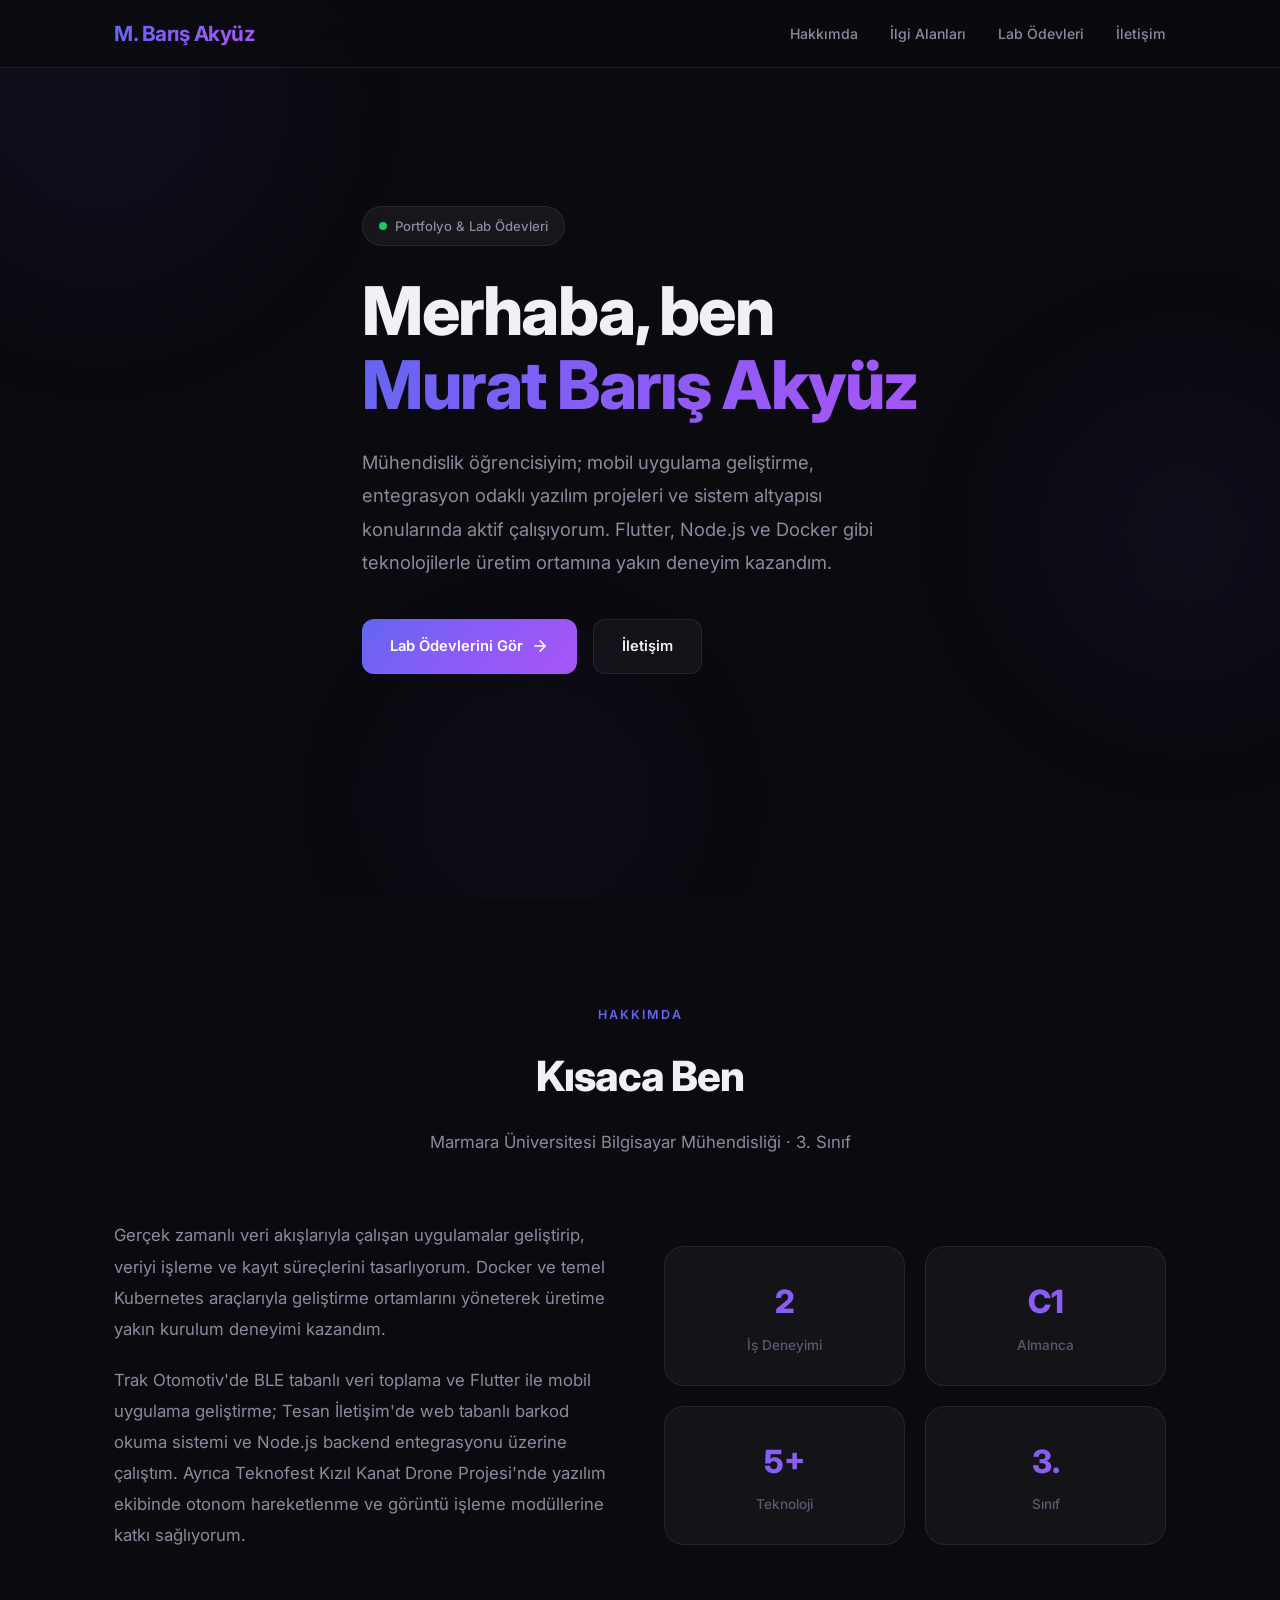
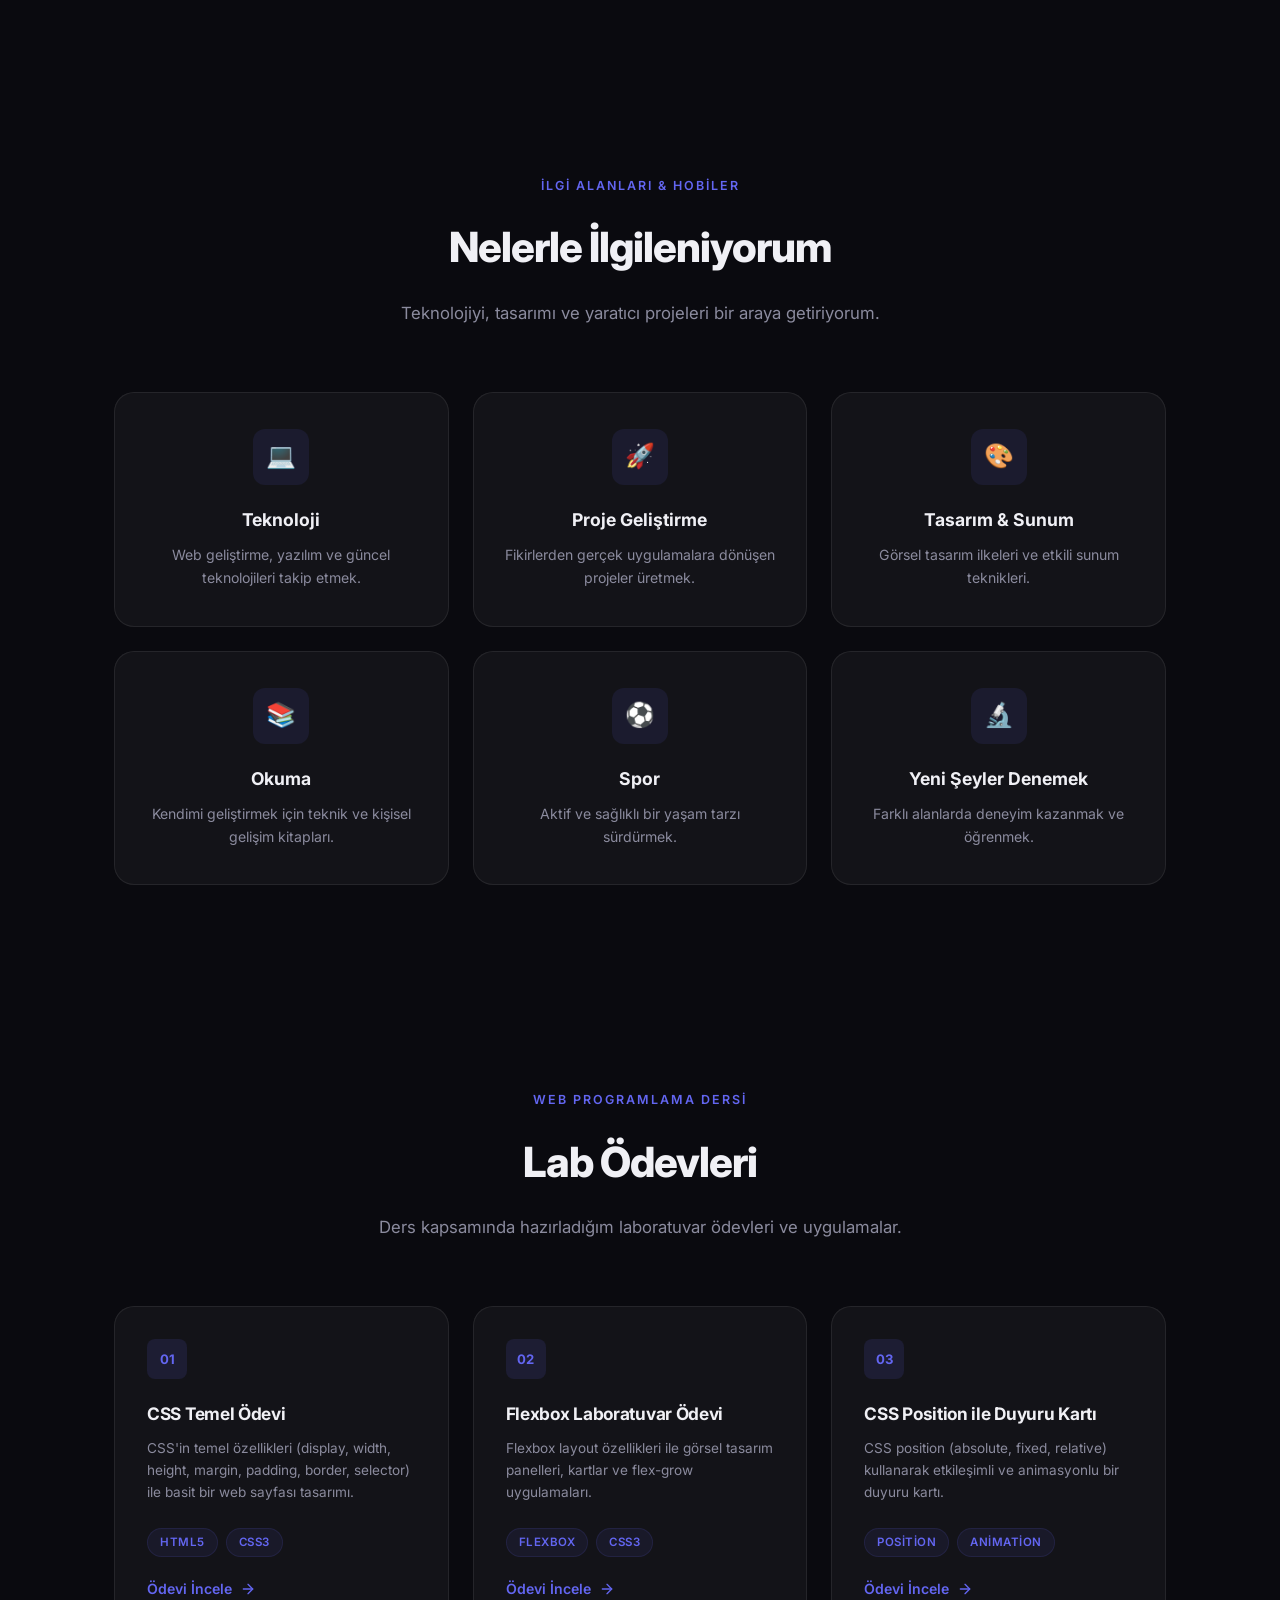
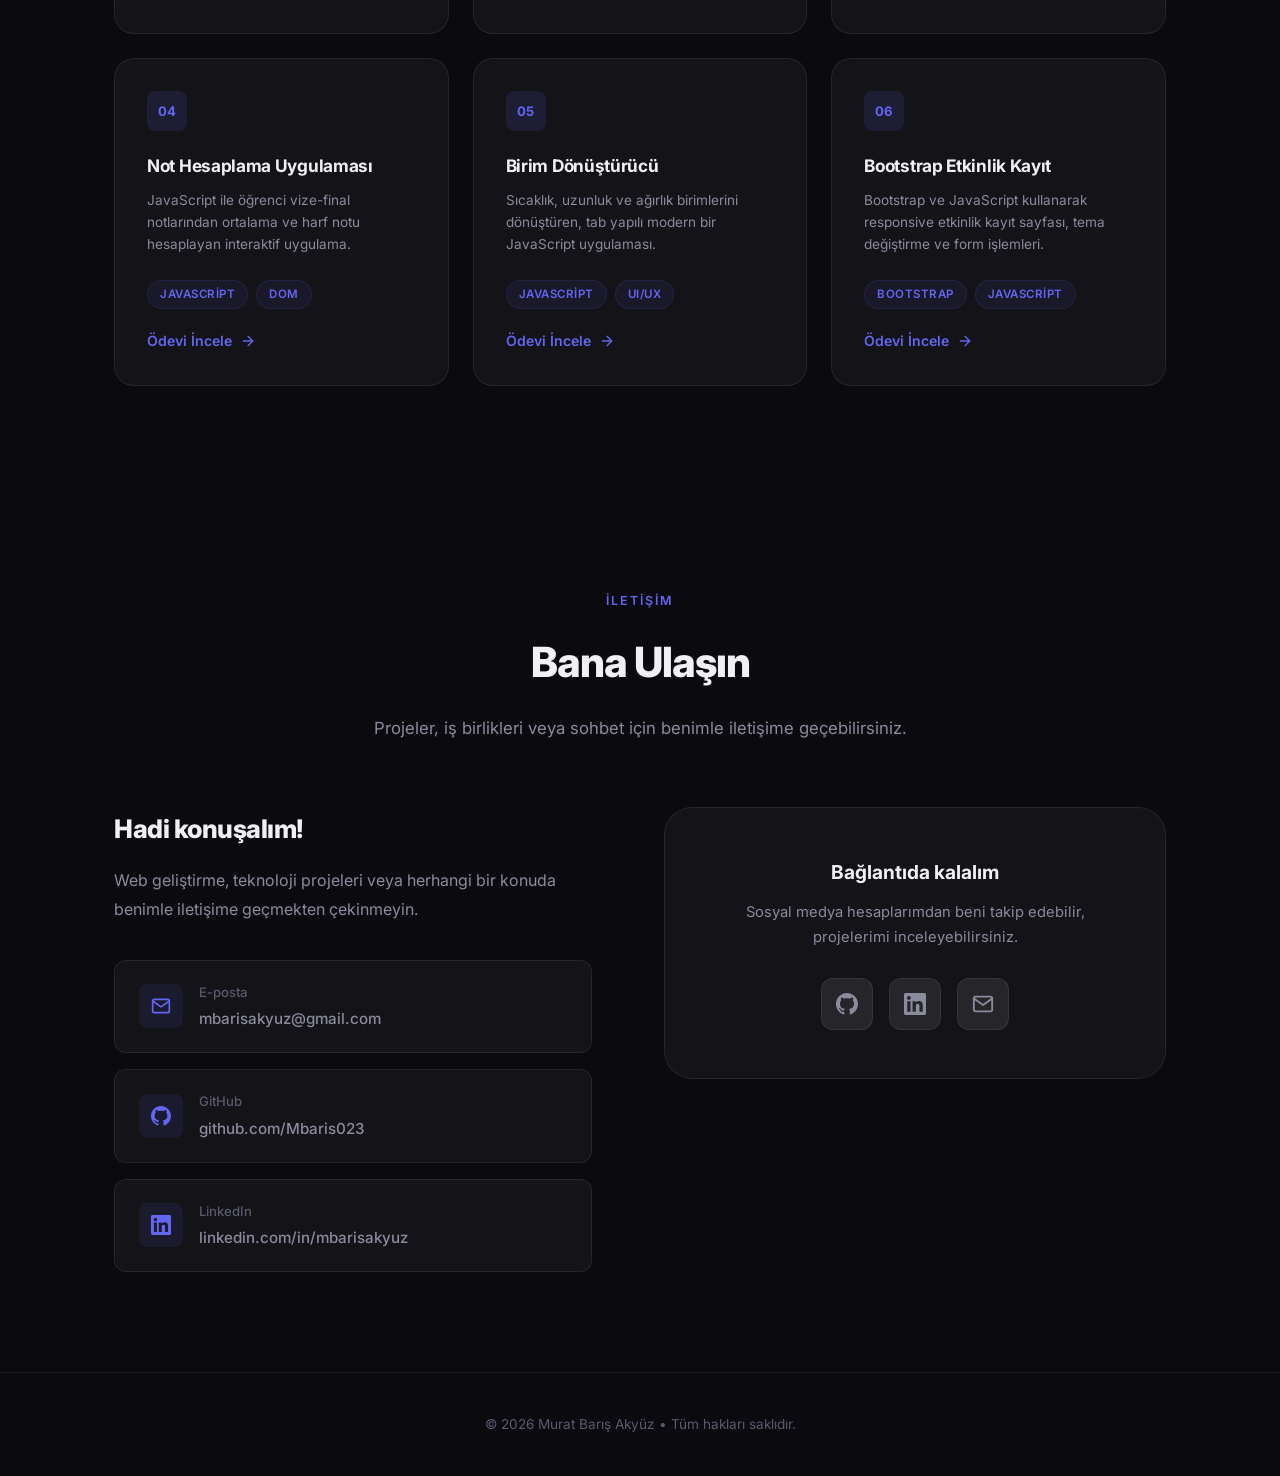
<file: index.html>
<!DOCTYPE html>
<html lang="tr">

<head>
    <meta charset="UTF-8">
    <meta name="viewport" content="width=device-width, initial-scale=1.0">
    <title>Murat Barış Akyüz | Portfolyo</title>
    <meta name="description" content="Murat Barış Akyüz - Web Geliştirici, Bilgisayar Mühendisliği Öğrencisi. Kişisel portfolyo ve lab ödevleri.">
    <link href="https://fonts.googleapis.com/css2?family=Inter:wght@400;500;600;700;800&display=swap" rel="stylesheet">
    <link rel="stylesheet" href="style.css">
</head>

<body>

    <!-- Animated Background Blobs -->
    <div class="bg-blobs">
        <div class="blob blob-1"></div>
        <div class="blob blob-2"></div>
        <div class="blob blob-3"></div>
    </div>

    <!-- Navbar -->
    <nav class="navbar" id="navbar">
        <div class="container">
            <a href="#" class="navbar-logo">M. Barış Akyüz</a>
            <div class="navbar-links" id="navLinks">
                <a href="#hakkimda">Hakkımda</a>
                <a href="#ilgi-alanlari">İlgi Alanları</a>
                <a href="#lab-odevleri">Lab Ödevleri</a>
                <a href="#iletisim">İletişim</a>
            </div>
            <button class="menu-toggle" id="menuToggle" aria-label="Menüyü aç/kapa">
                <span></span>
                <span></span>
                <span></span>
            </button>
        </div>
    </nav>

    <!-- Hero Section -->
    <section class="hero" id="hero">
        <div class="container">
            <div class="hero-content">
                <div class="hero-badge">
                    <span class="dot"></span>
                    Portfolyo & Lab Ödevleri
                </div>
                <h1>
                    Merhaba, ben<br>
                    <span class="gradient-text">Murat Barış Akyüz</span>
                </h1>
                <p class="hero-description">
                    Mühendislik öğrencisiyim; mobil uygulama geliştirme, entegrasyon odaklı yazılım projeleri ve sistem altyapısı konularında aktif çalışıyorum. Flutter, Node.js ve Docker gibi teknolojilerle üretim ortamına yakın deneyim kazandım.
                </p>
                <div class="hero-actions">
                    <a href="#lab-odevleri" class="btn-primary-custom">
                        Lab Ödevlerini Gör
                        <svg width="18" height="18" viewBox="0 0 24 24" fill="none" stroke="currentColor" stroke-width="2" stroke-linecap="round" stroke-linejoin="round"><line x1="5" y1="12" x2="19" y2="12"></line><polyline points="12 5 19 12 12 19"></polyline></svg>
                    </a>
                    <a href="#iletisim" class="btn-secondary-custom">
                        İletişim
                    </a>
                </div>
            </div>
        </div>
    </section>

    <!-- Hakkımda Section -->
    <section id="hakkimda">
        <div class="container">
            <div class="section-header fade-in">
                <span class="section-label">Hakkımda</span>
                <h2 class="section-title">Kısaca Ben</h2>
                <p class="section-subtitle">Marmara Üniversitesi Bilgisayar Mühendisliği · 3. Sınıf</p>
            </div>
            <div class="about-grid fade-in">
                <div class="about-text">
                    <p>
                        Gerçek zamanlı veri akışlarıyla çalışan uygulamalar geliştirip, veriyi işleme ve kayıt süreçlerini tasarlıyorum. Docker ve temel Kubernetes araçlarıyla geliştirme ortamlarını yöneterek üretime yakın kurulum deneyimi kazandım.
                    </p>
                    <p>
                        Trak Otomotiv'de BLE tabanlı veri toplama ve Flutter ile mobil uygulama geliştirme; Tesan İletişim'de web tabanlı barkod okuma sistemi ve Node.js backend entegrasyonu üzerine çalıştım. Ayrıca Teknofest Kızıl Kanat Drone Projesi'nde yazılım ekibinde otonom hareketlenme ve görüntü işleme modüllerine katkı sağlıyorum.
                    </p>
                </div>
                <div class="about-stats">
                    <div class="stat-card">
                        <div class="stat-number">2</div>
                        <div class="stat-label">İş Deneyimi</div>
                    </div>
                    <div class="stat-card">
                        <div class="stat-number">C1</div>
                        <div class="stat-label">Almanca</div>
                    </div>
                    <div class="stat-card">
                        <div class="stat-number">5+</div>
                        <div class="stat-label">Teknoloji</div>
                    </div>
                    <div class="stat-card">
                        <div class="stat-number">3.</div>
                        <div class="stat-label">Sınıf</div>
                    </div>
                </div>
            </div>
        </div>
    </section>

    <!-- İlgi Alanları Section -->
    <section id="ilgi-alanlari">
        <div class="container">
            <div class="section-header fade-in">
                <span class="section-label">İlgi Alanları & Hobiler</span>
                <h2 class="section-title">Nelerle İlgileniyorum</h2>
                <p class="section-subtitle">Teknolojiyi, tasarımı ve yaratıcı projeleri bir araya getiriyorum.</p>
            </div>
            <div class="skills-grid fade-in">
                <div class="skill-card">
                    <div class="skill-icon">💻</div>
                    <h3>Teknoloji</h3>
                    <p>Web geliştirme, yazılım ve güncel teknolojileri takip etmek.</p>
                </div>
                <div class="skill-card">
                    <div class="skill-icon">🚀</div>
                    <h3>Proje Geliştirme</h3>
                    <p>Fikirlerden gerçek uygulamalara dönüşen projeler üretmek.</p>
                </div>
                <div class="skill-card">
                    <div class="skill-icon">🎨</div>
                    <h3>Tasarım & Sunum</h3>
                    <p>Görsel tasarım ilkeleri ve etkili sunum teknikleri.</p>
                </div>
                <div class="skill-card">
                    <div class="skill-icon">📚</div>
                    <h3>Okuma</h3>
                    <p>Kendimi geliştirmek için teknik ve kişisel gelişim kitapları.</p>
                </div>
                <div class="skill-card">
                    <div class="skill-icon">⚽</div>
                    <h3>Spor</h3>
                    <p>Aktif ve sağlıklı bir yaşam tarzı sürdürmek.</p>
                </div>
                <div class="skill-card">
                    <div class="skill-icon">🔬</div>
                    <h3>Yeni Şeyler Denemek</h3>
                    <p>Farklı alanlarda deneyim kazanmak ve öğrenmek.</p>
                </div>
            </div>
        </div>
    </section>

    <!-- Lab Ödevleri Section -->
    <section id="lab-odevleri">
        <div class="container">
            <div class="section-header fade-in">
                <span class="section-label">Web Programlama Dersi</span>
                <h2 class="section-title">Lab Ödevleri</h2>
                <p class="section-subtitle">Ders kapsamında hazırladığım laboratuvar ödevleri ve uygulamalar.</p>
            </div>
            <div class="labs-grid fade-in">

                <!-- Lab 1: CSS Temel Ödevi -->
                <div class="lab-card">
                    <div class="lab-number">01</div>
                    <h3>CSS Temel Ödevi</h3>
                    <p>CSS'in temel özellikleri (display, width, height, margin, padding, border, selector) ile basit bir web sayfası tasarımı.</p>
                    <div class="lab-tags">
                        <span class="lab-tag">HTML5</span>
                        <span class="lab-tag">CSS3</span>
                    </div>
                    <a href="css-temel-odevi.html" class="lab-link">
                        Ödevi İncele
                        <svg width="16" height="16" viewBox="0 0 24 24" fill="none" stroke="currentColor" stroke-width="2" stroke-linecap="round" stroke-linejoin="round"><line x1="5" y1="12" x2="19" y2="12"></line><polyline points="12 5 19 12 12 19"></polyline></svg>
                    </a>
                </div>

                <!-- Lab 2: Flexbox -->
                <div class="lab-card">
                    <div class="lab-number">02</div>
                    <h3>Flexbox Laboratuvar Ödevi</h3>
                    <p>Flexbox layout özellikleri ile görsel tasarım panelleri, kartlar ve flex-grow uygulamaları.</p>
                    <div class="lab-tags">
                        <span class="lab-tag">Flexbox</span>
                        <span class="lab-tag">CSS3</span>
                    </div>
                    <a href="flexbox.html" class="lab-link">
                        Ödevi İncele
                        <svg width="16" height="16" viewBox="0 0 24 24" fill="none" stroke="currentColor" stroke-width="2" stroke-linecap="round" stroke-linejoin="round"><line x1="5" y1="12" x2="19" y2="12"></line><polyline points="12 5 19 12 12 19"></polyline></svg>
                    </a>
                </div>

                <!-- Lab 3: CSS Position -->
                <div class="lab-card">
                    <div class="lab-number">03</div>
                    <h3>CSS Position ile Duyuru Kartı</h3>
                    <p>CSS position (absolute, fixed, relative) kullanarak etkileşimli ve animasyonlu bir duyuru kartı.</p>
                    <div class="lab-tags">
                        <span class="lab-tag">Position</span>
                        <span class="lab-tag">Animation</span>
                    </div>
                    <a href="lab-position.html" class="lab-link">
                        Ödevi İncele
                        <svg width="16" height="16" viewBox="0 0 24 24" fill="none" stroke="currentColor" stroke-width="2" stroke-linecap="round" stroke-linejoin="round"><line x1="5" y1="12" x2="19" y2="12"></line><polyline points="12 5 19 12 12 19"></polyline></svg>
                    </a>
                </div>

                <!-- Lab 4: Not Hesaplama -->
                <div class="lab-card">
                    <div class="lab-number">04</div>
                    <h3>Not Hesaplama Uygulaması</h3>
                    <p>JavaScript ile öğrenci vize-final notlarından ortalama ve harf notu hesaplayan interaktif uygulama.</p>
                    <div class="lab-tags">
                        <span class="lab-tag">JavaScript</span>
                        <span class="lab-tag">DOM</span>
                    </div>
                    <a href="not-hesaplama.html" class="lab-link">
                        Ödevi İncele
                        <svg width="16" height="16" viewBox="0 0 24 24" fill="none" stroke="currentColor" stroke-width="2" stroke-linecap="round" stroke-linejoin="round"><line x1="5" y1="12" x2="19" y2="12"></line><polyline points="12 5 19 12 12 19"></polyline></svg>
                    </a>
                </div>

                <!-- Lab 5: Birim Dönüştürücü -->
                <div class="lab-card">
                    <div class="lab-number">05</div>
                    <h3>Birim Dönüştürücü</h3>
                    <p>Sıcaklık, uzunluk ve ağırlık birimlerini dönüştüren, tab yapılı modern bir JavaScript uygulaması.</p>
                    <div class="lab-tags">
                        <span class="lab-tag">JavaScript</span>
                        <span class="lab-tag">UI/UX</span>
                    </div>
                    <a href="birim-donusturucu.html" class="lab-link">
                        Ödevi İncele
                        <svg width="16" height="16" viewBox="0 0 24 24" fill="none" stroke="currentColor" stroke-width="2" stroke-linecap="round" stroke-linejoin="round"><line x1="5" y1="12" x2="19" y2="12"></line><polyline points="12 5 19 12 12 19"></polyline></svg>
                    </a>
                </div>

                <!-- Lab 6: Hafta 7 - Bootstrap -->
                <div class="lab-card">
                    <div class="lab-number">06</div>
                    <h3>Bootstrap Etkinlik Kayıt</h3>
                    <p>Bootstrap ve JavaScript kullanarak responsive etkinlik kayıt sayfası, tema değiştirme ve form işlemleri.</p>
                    <div class="lab-tags">
                        <span class="lab-tag">Bootstrap</span>
                        <span class="lab-tag">JavaScript</span>
                    </div>
                    <a href="hafta7.html" class="lab-link">
                        Ödevi İncele
                        <svg width="16" height="16" viewBox="0 0 24 24" fill="none" stroke="currentColor" stroke-width="2" stroke-linecap="round" stroke-linejoin="round"><line x1="5" y1="12" x2="19" y2="12"></line><polyline points="12 5 19 12 12 19"></polyline></svg>
                    </a>
                </div>

            </div>
        </div>
    </section>

    <!-- İletişim Section -->
    <section id="iletisim">
        <div class="container">
            <div class="section-header fade-in">
                <span class="section-label">İletişim</span>
                <h2 class="section-title">Bana Ulaşın</h2>
                <p class="section-subtitle">Projeler, iş birlikleri veya sohbet için benimle iletişime geçebilirsiniz.</p>
            </div>
            <div class="contact-grid fade-in">
                <div class="contact-info">
                    <h3>Hadi konuşalım!</h3>
                    <p>Web geliştirme, teknoloji projeleri veya herhangi bir konuda benimle iletişime geçmekten çekinmeyin.</p>
                    <div class="contact-links">
                        <a href="mailto:mbarisakyuz@gmail.com" class="contact-link-item">
                            <div class="contact-icon">
                                <svg viewBox="0 0 24 24" fill="none" stroke="currentColor" stroke-width="2" stroke-linecap="round" stroke-linejoin="round"><path d="M4 4h16c1.1 0 2 .9 2 2v12c0 1.1-.9 2-2 2H4c-1.1 0-2-.9-2-2V6c0-1.1.9-2 2-2z"></path><polyline points="22,6 12,13 2,6"></polyline></svg>
                            </div>
                            <div>
                                <strong>E-posta</strong>
                                <span>mbarisakyuz@gmail.com</span>
                            </div>
                        </a>
                        <a href="https://github.com/Mbaris023" target="_blank" rel="noopener" class="contact-link-item">
                            <div class="contact-icon">
                                <svg viewBox="0 0 24 24" fill="currentColor"><path d="M12 0c-6.626 0-12 5.373-12 12 0 5.302 3.438 9.8 8.207 11.387.599.111.793-.261.793-.577v-2.234c-3.338.726-4.033-1.416-4.033-1.416-.546-1.387-1.333-1.756-1.333-1.756-1.089-.745.083-.729.083-.729 1.205.084 1.839 1.237 1.839 1.237 1.07 1.834 2.807 1.304 3.492.997.107-.775.418-1.305.762-1.604-2.665-.305-5.467-1.334-5.467-5.931 0-1.311.469-2.381 1.236-3.221-.124-.303-.535-1.524.117-3.176 0 0 1.008-.322 3.301 1.23.957-.266 1.983-.399 3.003-.404 1.02.005 2.047.138 3.006.404 2.291-1.552 3.297-1.23 3.297-1.23.653 1.653.242 2.874.118 3.176.77.84 1.235 1.911 1.235 3.221 0 4.609-2.807 5.624-5.479 5.921.43.372.823 1.102.823 2.222v3.293c0 .319.192.694.801.576 4.765-1.589 8.199-6.086 8.199-11.386 0-6.627-5.373-12-12-12z"/></svg>
                            </div>
                            <div>
                                <strong>GitHub</strong>
                                <span>github.com/Mbaris023</span>
                            </div>
                        </a>
                        <a href="https://www.linkedin.com/in/mbarisakyuz" target="_blank" rel="noopener" class="contact-link-item">
                            <div class="contact-icon">
                                <svg viewBox="0 0 24 24" fill="currentColor"><path d="M20.447 20.452h-3.554v-5.569c0-1.328-.027-3.037-1.852-3.037-1.853 0-2.136 1.445-2.136 2.939v5.667H9.351V9h3.414v1.561h.046c.477-.9 1.637-1.85 3.37-1.85 3.601 0 4.267 2.37 4.267 5.455v6.286zM5.337 7.433c-1.144 0-2.063-.926-2.063-2.065 0-1.138.92-2.063 2.063-2.063 1.14 0 2.064.925 2.064 2.063 0 1.139-.925 2.065-2.064 2.065zm1.782 13.019H3.555V9h3.564v11.452zM22.225 0H1.771C.792 0 0 .774 0 1.729v20.542C0 23.227.792 24 1.771 24h20.451C23.2 24 24 23.227 24 22.271V1.729C24 .774 23.2 0 22.222 0h.003z"/></svg>
                            </div>
                            <div>
                                <strong>LinkedIn</strong>
                                <span>linkedin.com/in/mbarisakyuz</span>
                            </div>
                        </a>
                    </div>
                </div>
                <div class="contact-card">
                    <h4>Bağlantıda kalalım</h4>
                    <p>Sosyal medya hesaplarımdan beni takip edebilir, projelerimi inceleyebilirsiniz.</p>
                    <div class="social-links">
                        <a href="https://github.com/Mbaris023" target="_blank" rel="noopener" class="social-link" title="GitHub">
                            <svg viewBox="0 0 24 24" fill="currentColor"><path d="M12 0c-6.626 0-12 5.373-12 12 0 5.302 3.438 9.8 8.207 11.387.599.111.793-.261.793-.577v-2.234c-3.338.726-4.033-1.416-4.033-1.416-.546-1.387-1.333-1.756-1.333-1.756-1.089-.745.083-.729.083-.729 1.205.084 1.839 1.237 1.839 1.237 1.07 1.834 2.807 1.304 3.492.997.107-.775.418-1.305.762-1.604-2.665-.305-5.467-1.334-5.467-5.931 0-1.311.469-2.381 1.236-3.221-.124-.303-.535-1.524.117-3.176 0 0 1.008-.322 3.301 1.23.957-.266 1.983-.399 3.003-.404 1.02.005 2.047.138 3.006.404 2.291-1.552 3.297-1.23 3.297-1.23.653 1.653.242 2.874.118 3.176.77.84 1.235 1.911 1.235 3.221 0 4.609-2.807 5.624-5.479 5.921.43.372.823 1.102.823 2.222v3.293c0 .319.192.694.801.576 4.765-1.589 8.199-6.086 8.199-11.386 0-6.627-5.373-12-12-12z"/></svg>
                        </a>
                        <a href="https://www.linkedin.com/in/mbarisakyuz" target="_blank" rel="noopener" class="social-link" title="LinkedIn">
                            <svg viewBox="0 0 24 24" fill="currentColor"><path d="M20.447 20.452h-3.554v-5.569c0-1.328-.027-3.037-1.852-3.037-1.853 0-2.136 1.445-2.136 2.939v5.667H9.351V9h3.414v1.561h.046c.477-.9 1.637-1.85 3.37-1.85 3.601 0 4.267 2.37 4.267 5.455v6.286zM5.337 7.433c-1.144 0-2.063-.926-2.063-2.065 0-1.138.92-2.063 2.063-2.063 1.14 0 2.064.925 2.064 2.063 0 1.139-.925 2.065-2.064 2.065zm1.782 13.019H3.555V9h3.564v11.452zM22.225 0H1.771C.792 0 0 .774 0 1.729v20.542C0 23.227.792 24 1.771 24h20.451C23.2 24 24 23.227 24 22.271V1.729C24 .774 23.2 0 22.222 0h.003z"/></svg>
                        </a>
                        <a href="mailto:mbarisakyuz@gmail.com" class="social-link" title="E-posta">
                            <svg viewBox="0 0 24 24" fill="none" stroke="currentColor" stroke-width="2" stroke-linecap="round" stroke-linejoin="round"><path d="M4 4h16c1.1 0 2 .9 2 2v12c0 1.1-.9 2-2 2H4c-1.1 0-2-.9-2-2V6c0-1.1.9-2 2-2z"></path><polyline points="22,6 12,13 2,6"></polyline></svg>
                        </a>
                    </div>
                </div>
            </div>
        </div>
    </section>

    <!-- Footer -->
    <footer class="footer">
        <div class="container">
            <p>© 2026 Murat Barış Akyüz • Tüm hakları saklıdır.</p>
        </div>
    </footer>

    <!-- Script -->
    <script>
        // Mobile menu toggle
        const menuToggle = document.getElementById('menuToggle');
        const navLinks = document.getElementById('navLinks');

        menuToggle.addEventListener('click', () => {
            navLinks.classList.toggle('active');
        });

        // Close mobile menu on link click
        navLinks.querySelectorAll('a').forEach(link => {
            link.addEventListener('click', () => {
                navLinks.classList.remove('active');
            });
        });

        // Navbar scroll effect
        let lastScroll = 0;
        window.addEventListener('scroll', () => {
            const navbar = document.getElementById('navbar');
            const currentScroll = window.pageYOffset;

            if (currentScroll > 50) {
                navbar.style.padding = '10px 0';
                navbar.style.background = 'rgba(10, 10, 15, 0.9)';
            } else {
                navbar.style.padding = '16px 0';
                navbar.style.background = 'rgba(10, 10, 15, 0.7)';
            }

            lastScroll = currentScroll;
        });

        // Scroll reveal animation
        const fadeElements = document.querySelectorAll('.fade-in');

        const observerOptions = {
            threshold: 0.1,
            rootMargin: '0px 0px -50px 0px'
        };

        const observer = new IntersectionObserver((entries) => {
            entries.forEach(entry => {
                if (entry.isIntersecting) {
                    entry.target.classList.add('visible');
                    observer.unobserve(entry.target);
                }
            });
        }, observerOptions);

        fadeElements.forEach(el => observer.observe(el));

        // Smooth scroll for anchor links
        document.querySelectorAll('a[href^="#"]').forEach(anchor => {
            anchor.addEventListener('click', function (e) {
                e.preventDefault();
                const target = document.querySelector(this.getAttribute('href'));
                if (target) {
                    target.scrollIntoView({
                        behavior: 'smooth',
                        block: 'start'
                    });
                }
            });
        });
    </script>

</body>

</html>
</file>
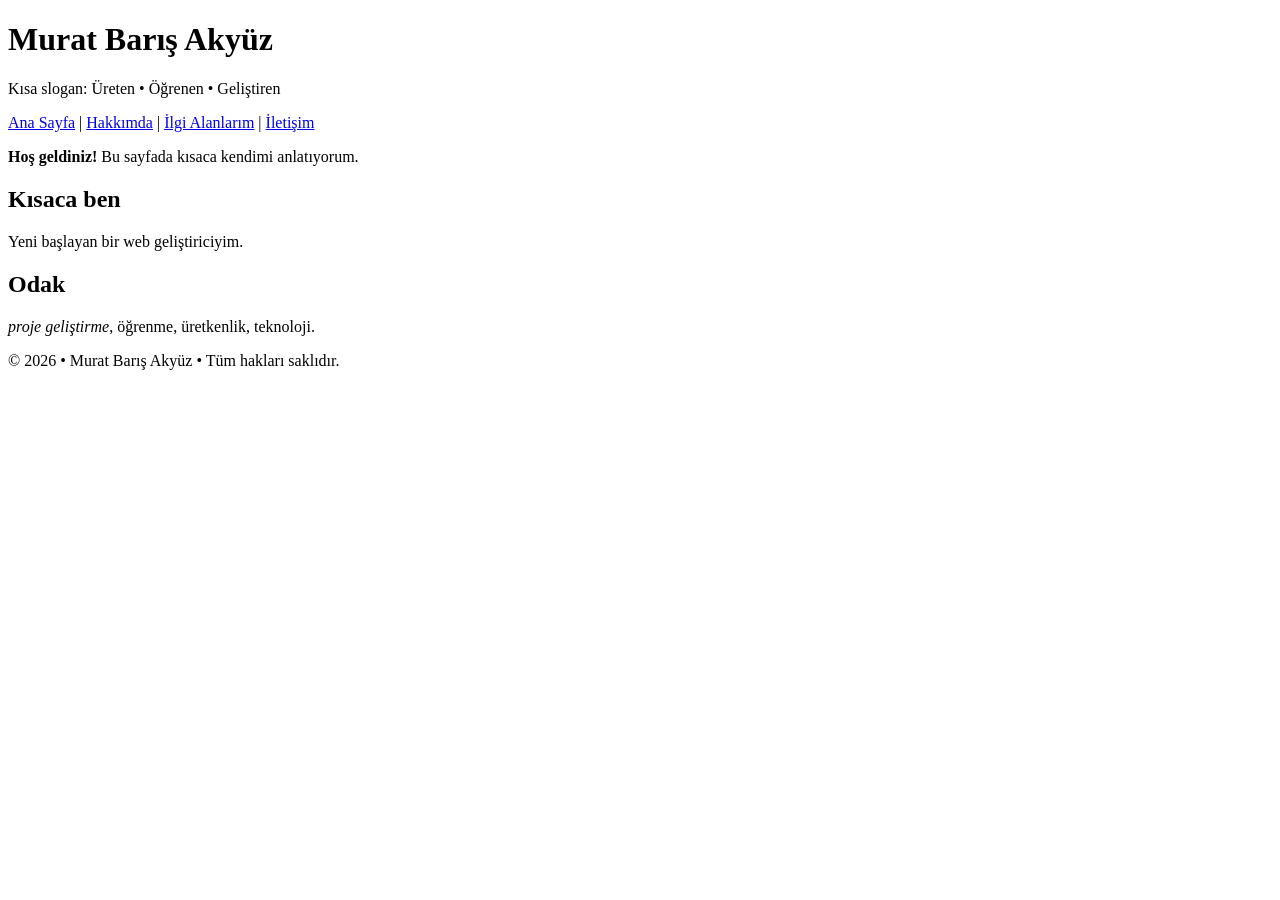
<file: about.html>
<!doctype html>
<html lang="tr">

<head>
    <meta charset="utf-8" />
    <meta name="viewport" content="width=device-width, initial-scale=1" />
    <title>Hakkımda | Murat Barış Akyüz</title>
</head>

<body>

    <header>
        <h1>Murat Barış Akyüz</h1>
        <p>Kısa slogan: Üreten • Öğrenen • Geliştiren</p>
    </header>

    <nav>
        <a href="index.html">Ana Sayfa</a> |
        <a href="about.html">Hakkımda</a> |
        <a href="interests.html">İlgi Alanlarım</a> |
        <a href="contact.html">İletişim</a>
    </nav>

    <main>
        <p><strong>Hoş geldiniz!</strong> Bu sayfada kısaca kendimi anlatıyorum.</p>

        <h2>Kısaca ben</h2>
        <p> Yeni başlayan bir web geliştiriciyim.</p>

        <h2>Odak</h2>
        <p> <em>proje geliştirme</em>, öğrenme, üretkenlik, teknoloji.</p>
    </main>

    <footer>
        <p>© 2026 • Murat Barış Akyüz • Tüm hakları saklıdır.</p>
    </footer>

</body>

</html>
</file>
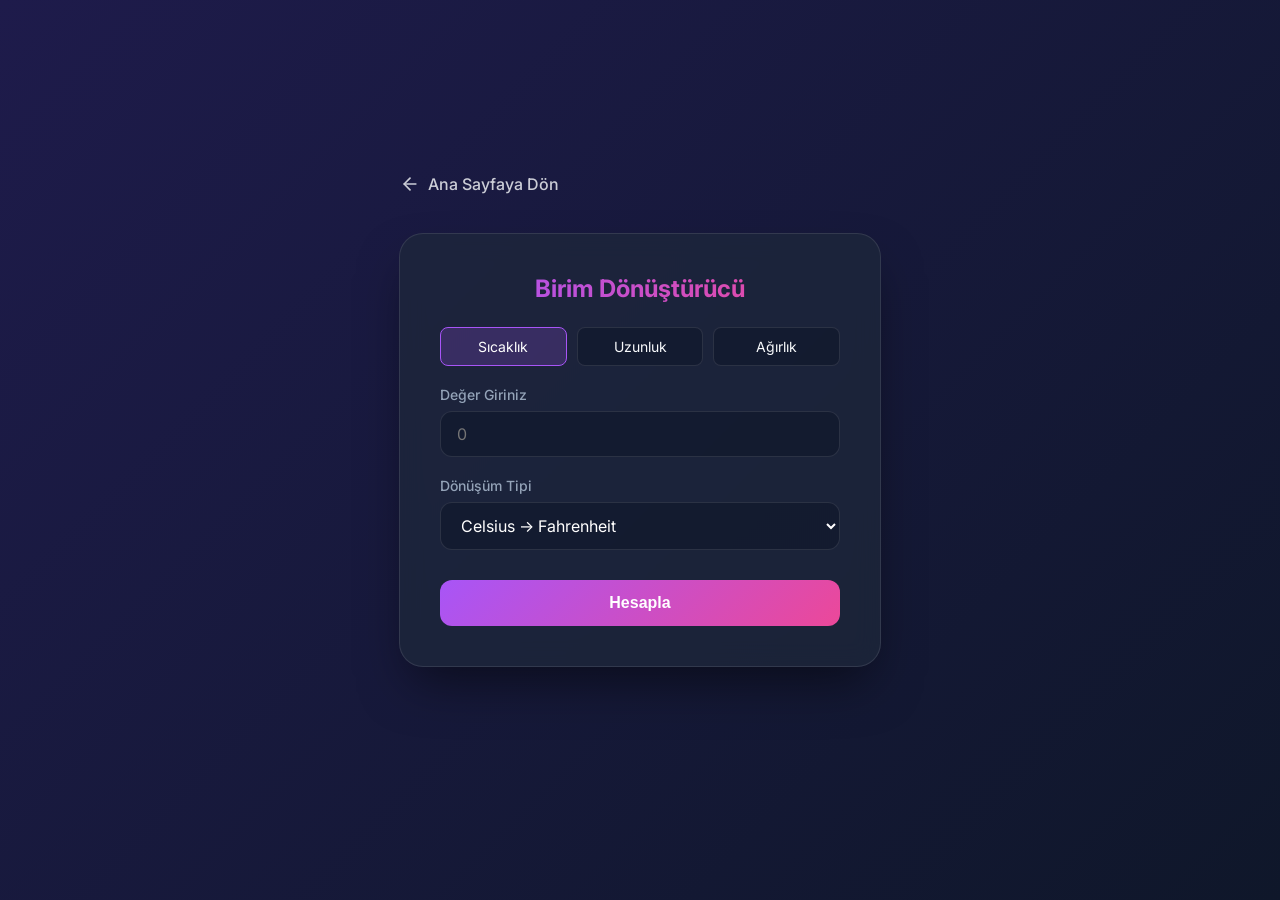
<file: birim-donusturucu.html>
<!DOCTYPE html>
<html lang="tr">
<head>
    <meta charset="UTF-8">
    <meta name="viewport" content="width=device-width, initial-scale=1.0">
    <title>Birim Dönüştürücü</title>
    <link href="https://fonts.googleapis.com/css2?family=Inter:wght@400;500;600;700&display=swap" rel="stylesheet">
    <link rel="stylesheet" href="birim-donusturucu.css">
    <script>
        const conversionOptions = {
            sicaklik: [
                { value: 'c_to_f', text: 'Celsius → Fahrenheit' },
                { value: 'c_to_k', text: 'Celsius → Kelvin' },
                { value: 'f_to_c', text: 'Fahrenheit → Celsius' },
                { value: 'k_to_c', text: 'Kelvin → Celsius' }
            ],
            uzunluk: [
                { value: 'm_to_km', text: 'Metre → Kilometre' },
                { value: 'km_to_m', text: 'Kilometre → Metre' },
                { value: 'km_to_mil', text: 'Kilometre → Mil' },
                { value: 'mil_to_km', text: 'Mil → Kilometre' }
            ],
            agirlik: [
                { value: 'kg_to_g', text: 'Kilogram → Gram' },
                { value: 'g_to_kg', text: 'Gram → Kilogram' },
                { value: 'kg_to_lb', text: 'Kilogram → Libre (lb)' },
                { value: 'lb_to_kg', text: 'Libre (lb) → Kilogram' }
            ]
        };

        let currentCategory = 'sicaklik';

        function setCategory(event, category) {
            currentCategory = category;
            
            // Tab active state update
            document.querySelectorAll('.tab').forEach(tab => {
                tab.classList.remove('active');
            });
            if(event) {
                event.target.classList.add('active');
            } else {
                document.querySelector('.tab').classList.add('active');
            }

            // Select options update
            const selectBox = document.getElementById('conversionType');
            selectBox.innerHTML = '';
            
            conversionOptions[category].forEach(opt => {
                const optionElement = document.createElement('option');
                optionElement.value = opt.value;
                optionElement.textContent = opt.text;
                selectBox.appendChild(optionElement);
            });

            // Hide old result
            document.getElementById('result').style.display = 'none';
            document.getElementById('inputValue').value = '';
        }

        function donustur() {
            const inputStr = document.getElementById('inputValue').value;
            if (inputStr === '') {
                alert('Lütfen bir değer giriniz.');
                return;
            }

            const val = parseFloat(inputStr);
            const type = document.getElementById('conversionType').value;
            let resultVal = 0;
            let unit = '';

            // Sıcaklık
            if (type === 'c_to_f') { resultVal = (val * 9/5) + 32; unit = '°F'; }
            if (type === 'c_to_k') { resultVal = val + 273.15; unit = 'K'; }
            if (type === 'f_to_c') { resultVal = (val - 32) * 5/9; unit = '°C'; }
            if (type === 'k_to_c') { resultVal = val - 273.15; unit = '°C'; }

            // Uzunluk
            if (type === 'm_to_km') { resultVal = val / 1000; unit = 'km'; }
            if (type === 'km_to_m') { resultVal = val * 1000; unit = 'm'; }
            if (type === 'km_to_mil') { resultVal = val * 0.621371; unit = 'mil'; }
            if (type === 'mil_to_km') { resultVal = val / 0.621371; unit = 'km'; }

            // Ağırlık
            if (type === 'kg_to_g') { resultVal = val * 1000; unit = 'g'; }
            if (type === 'g_to_kg') { resultVal = val / 1000; unit = 'kg'; }
            if (type === 'kg_to_lb') { resultVal = val * 2.20462; unit = 'lb'; }
            if (type === 'lb_to_kg') { resultVal = val / 2.20462; unit = 'kg'; }

            const resultDiv = document.getElementById('result');
            
            // Format number to maximum 4 decimal places without trailing zeros
            let formattedResult = parseFloat(resultVal.toFixed(4));
            
            resultDiv.innerHTML = `Sonuç: <span style="color: white;">${formattedResult} ${unit}</span>`;
            resultDiv.style.display = 'block';

            // Re-trigger animation
            resultDiv.style.animation = 'none';
            resultDiv.offsetHeight; // trigger reflow
            resultDiv.style.animation = 'fadeIn 0.5s ease';
        }

        // Initialize selections on load
        window.onload = () => {
            setCategory(null, 'sicaklik');
        };
    </script>
</head>
<body>
    <div class="container">
        <a href="index.html" class="home-btn">
            <svg width="20" height="20" viewBox="0 0 24 24" fill="none" stroke="currentColor" stroke-width="2" stroke-linecap="round" stroke-linejoin="round"><line x1="19" y1="12" x2="5" y2="12"></line><polyline points="12 19 5 12 12 5"></polyline></svg>
            Ana Sayfaya Dön
        </a>

        <h2>Birim Dönüştürücü</h2>

        <div class="category-tabs">
            <div class="tab active" onclick="setCategory(event, 'sicaklik')">Sıcaklık</div>
            <div class="tab" onclick="setCategory(event, 'uzunluk')">Uzunluk</div>
            <div class="tab" onclick="setCategory(event, 'agirlik')">Ağırlık</div>
        </div>
        
        <div class="input-group">
            <label for="inputValue">Değer Giriniz</label>
            <input type="number" id="inputValue" step="any" placeholder="0">
        </div>

        <div class="input-group">
            <label for="conversionType">Dönüşüm Tipi</label>
            <select id="conversionType">
                <!-- Selections will be populated by JS -->
            </select>
        </div>

        <button onclick="donustur()">Hesapla</button>

        <div id="result"></div>
    </div>
</body>
</html>
</file>
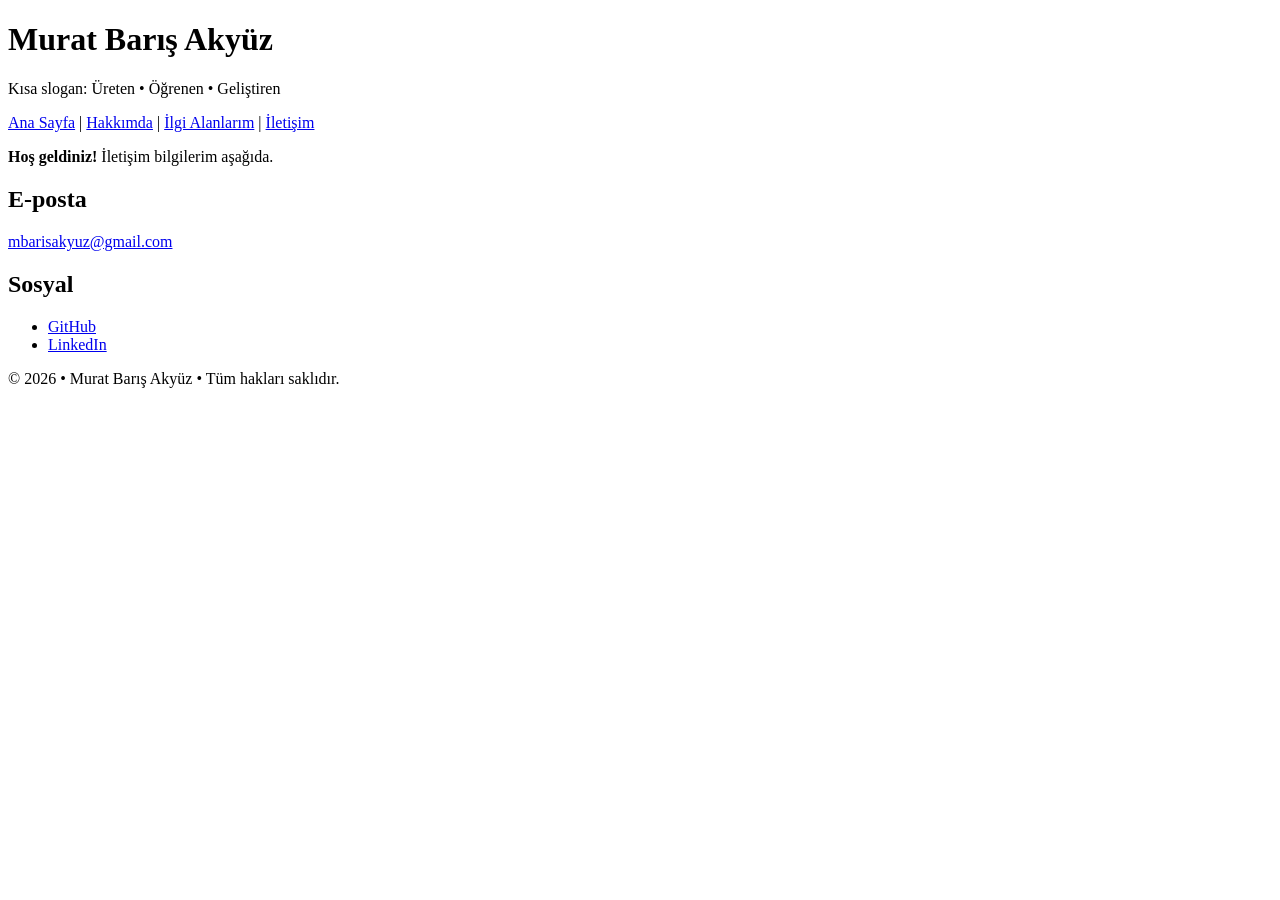
<file: contact.html>
<!doctype html>
<html lang="tr">

<head>
    <meta charset="utf-8" />
    <meta name="viewport" content="width=device-width, initial-scale=1" />
    <title>İletişim | Murat Barış Akyüz</title>
</head>

<body>

    <header>
        <h1>Murat Barış Akyüz</h1>
        <p>Kısa slogan: Üreten • Öğrenen • Geliştiren</p>
    </header>

    <nav>
        <a href="index.html">Ana Sayfa</a> |
        <a href="about.html">Hakkımda</a> |
        <a href="interests.html">İlgi Alanlarım</a> |
        <a href="contact.html">İletişim</a>
    </nav>

    <main>
        <p><strong>Hoş geldiniz!</strong> İletişim bilgilerim aşağıda.</p>

        <h2>E-posta</h2>
        <p><a href="mailto:mbarisakyuz@gmail.com">mbarisakyuz@gmail.com</a></p>

        <h2>Sosyal</h2>
        <ul>
            <li><a href="https://github.com/mbarisakyuz" target="_blank" rel="noopener">GitHub</a></li>
            <li><a href="https://www.linkedin.com/in/mbarisakyuz" target="_blank" rel="noopener">LinkedIn</a></li>
        </ul>
    </main>

    <footer>
        <p>© 2026 • Murat Barış Akyüz • Tüm hakları saklıdır.</p>
    </footer>

</body>


</html>
</file>
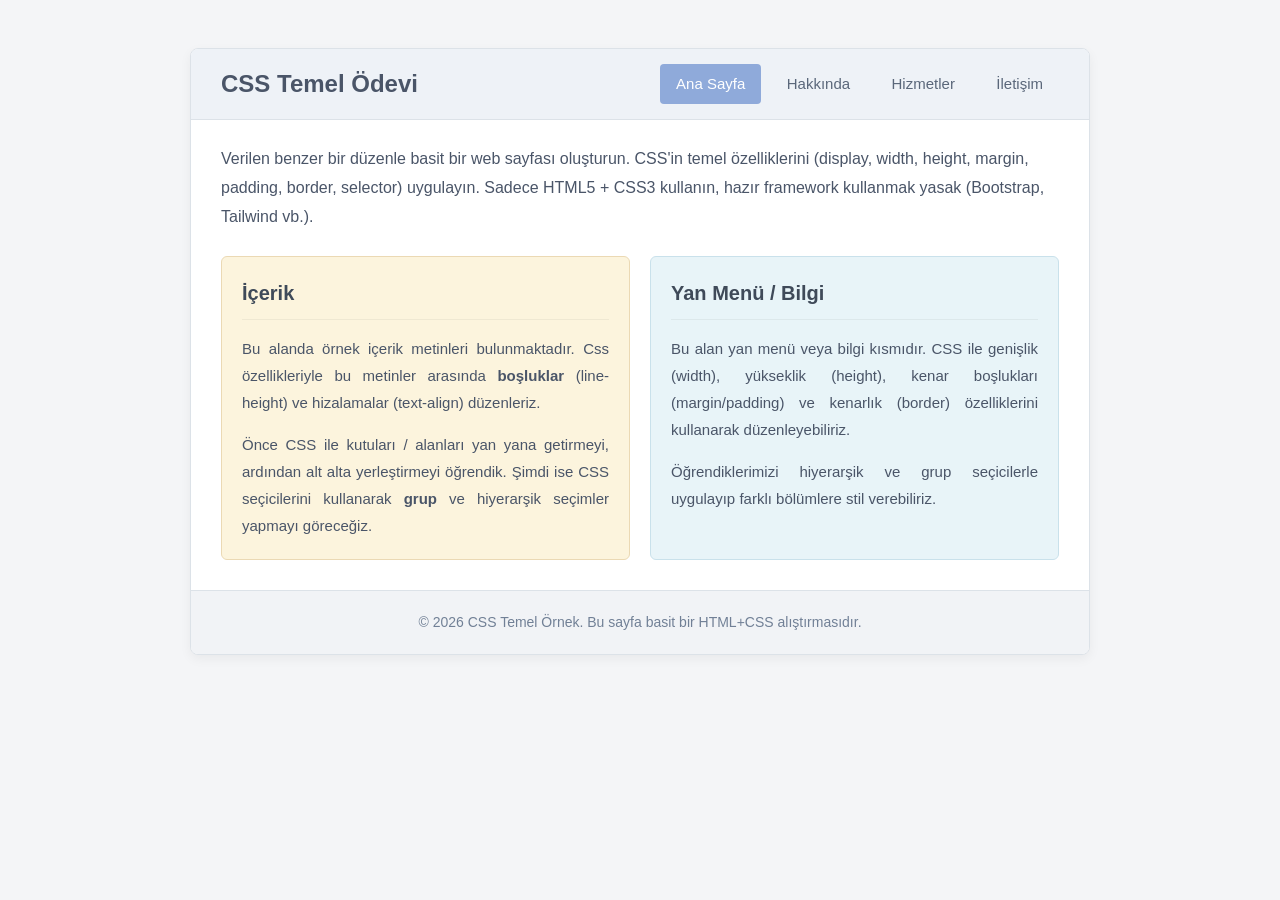
<file: css-temel-odevi.html>
<!DOCTYPE html>
<html lang="tr">
<head>
    <meta charset="UTF-8">
    <meta name="viewport" content="width=device-width, initial-scale=1.0">
    <title>CSS Temel Ödevi</title>
    <link rel="stylesheet" href="style-odevi.css">
</head>
<body>
    <div class="container">
        <header>
            <div class="header-top">
                <h1>CSS Temel Ödevi</h1>
                <nav>
                    <ul>
                        <li><a href="#" class="active">Ana Sayfa</a></li>
                        <li><a href="#">Hakkında</a></li>
                        <li><a href="#">Hizmetler</a></li>
                        <li><a href="#">İletişim</a></li>
                    </ul>
                </nav>
            </div>
            <p class="description">Verilen benzer bir düzenle basit bir web sayfası oluşturun. CSS'in temel özelliklerini (display, width, height, margin, padding, border, selector) uygulayın. Sadece HTML5 + CSS3 kullanın, hazır framework kullanmak yasak (Bootstrap, Tailwind vb.).</p>
        </header>

        <main>
            <section class="content-left">
                <h2>İçerik</h2>
                <p>Bu alanda örnek içerik metinleri bulunmaktadır. Css özellikleriyle bu metinler arasında <strong>boşluklar</strong> (line-height) ve hizalamalar (text-align) düzenleriz.</p>
                <p>Önce CSS ile kutuları / alanları yan yana getirmeyi, ardından alt alta yerleştirmeyi öğrendik. Şimdi ise CSS seçicilerini kullanarak <strong>grup</strong> ve hiyerarşik seçimler yapmayı göreceğiz.</p>
            </section>

            <aside class="sidebar-right">
                <h2>Yan Menü / Bilgi</h2>
                <p>Bu alan yan menü veya bilgi kısmıdır. CSS ile genişlik (width), yükseklik (height), kenar boşlukları (margin/padding) ve kenarlık (border) özelliklerini kullanarak düzenleyebiliriz.</p>
                <p>Öğrendiklerimizi hiyerarşik ve grup seçicilerle uygulayıp farklı bölümlere stil verebiliriz.</p>
            </aside>
        </main>

        <footer>
            <p>© 2026 CSS Temel Örnek. Bu sayfa basit bir HTML+CSS alıştırmasıdır.</p>
        </footer>
    </div>
</body>
</html>
</file>
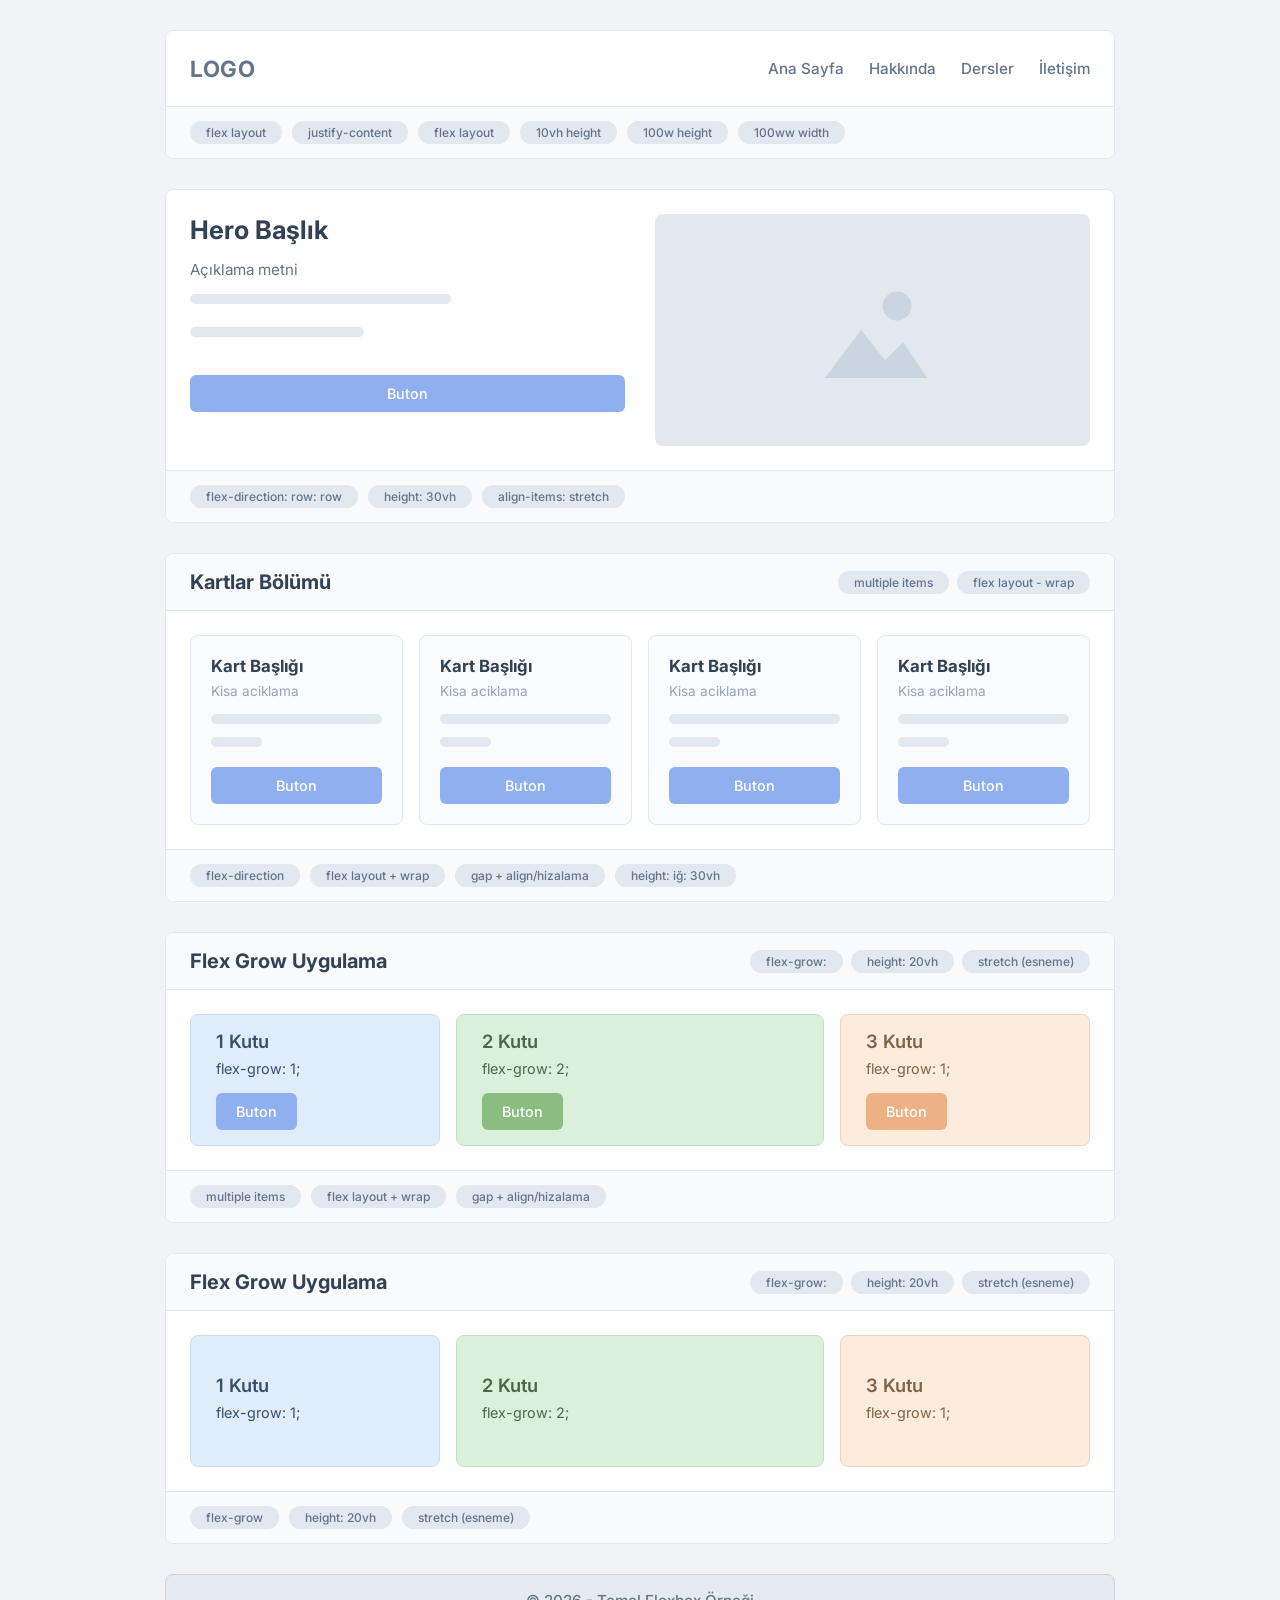
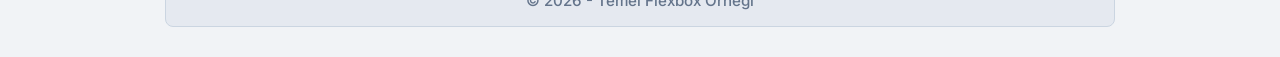
<file: flexbox.html>
<!DOCTYPE html>
<html lang="tr">
<head>
    <meta charset="UTF-8">
    <meta name="viewport" content="width=device-width, initial-scale=1.0">
    <title>Flexbox Görsel Tasarım</title>
    <link href="https://fonts.googleapis.com/css2?family=Inter:wght@400;500;600;700&display=swap" rel="stylesheet">
    <link rel="stylesheet" href="flexbox.css">
</head>
<body>
    <div class="container">
        
        <!-- Panel 1: Navbar / LOGO -->
        <div class="panel">
            <div class="panel-body flex-row justify-between align-center">
                <div class="logo">LOGO</div>
                <nav class="nav-links">
                    <a href="#">Ana Sayfa</a>
                    <a href="#">Hakkında</a>
                    <a href="#">Dersler</a>
                    <a href="#">İletişim</a>
                </nav>
            </div>
            <div class="panel-footer border-top">
                <span class="tag">flex layout</span>
                <span class="tag">justify-content</span>
                <span class="tag">flex layout</span>
                <span class="tag">10vh height</span>
                <span class="tag">100w height</span>
                <span class="tag">100ww width</span>
            </div>
        </div>

        <!-- Panel 2: Hero Başlık -->
        <div class="panel">
            <div class="panel-body hero-body">
                <div class="hero-content">
                    <h2>Hero Başlık</h2>
                    <p>Açıklama metni</p>
                    <div class="skeleton-line long"></div>
                    <div class="skeleton-line medium"></div>
                    <button class="btn-blue" style="margin-top: 15px;">Buton</button>
                </div>
                <div class="hero-image">
                    <svg viewBox="0 0 100 100" fill="#cbd5e1" width="120" height="120">
                        <circle cx="70" cy="30" r="12" />
                        <polygon points="10,90 40,50 60,75 75,60 95,90" />
                    </svg>
                </div>
            </div>
            <div class="panel-footer border-top">
                <span class="tag">flex-direction: row: row</span>
                <span class="tag">height: 30vh</span>
                <span class="tag">align-items: stretch</span>
            </div>
        </div>

        <!-- Panel 3: Kartlar Bölümü -->
        <div class="panel">
            <div class="panel-header border-bottom">
                <h2>Kartlar Bölümü</h2>
                <div class="header-tags">
                    <span class="tag">multiple items</span>
                    <span class="tag">flex layout - wrap</span>
                </div>
            </div>
            <div class="panel-body cards-body">
                <div class="card">
                    <h4>Kart Başlığı</h4>
                    <p>Kisa aciklama</p>
                    <div class="skeleton-line light"></div>
                    <div class="skeleton-line light short"></div>
                    <button class="btn-blue">Buton</button>
                </div>
                <div class="card">
                    <h4>Kart Başlığı</h4>
                    <p>Kisa aciklama</p>
                    <div class="skeleton-line light"></div>
                    <div class="skeleton-line light short"></div>
                    <button class="btn-blue">Buton</button>
                </div>
                <div class="card">
                    <h4>Kart Başlığı</h4>
                    <p>Kisa aciklama</p>
                    <div class="skeleton-line light"></div>
                    <div class="skeleton-line light short"></div>
                    <button class="btn-blue">Buton</button>
                </div>
                <!-- Resimde 4 adet kart gözükmektedir -->
                <div class="card">
                    <h4>Kart Başlığı</h4>
                    <p>Kisa aciklama</p>
                    <div class="skeleton-line light"></div>
                    <div class="skeleton-line light short"></div>
                    <button class="btn-blue">Buton</button>
                </div>
            </div>
            <div class="panel-footer border-top">
                <span class="tag">flex-direction</span>
                <span class="tag">flex layout + wrap</span>
                <span class="tag">gap + align/hizalama</span>
                <span class="tag">height: iğ: 30vh</span>
            </div>
        </div>

        <!-- Panel 4: Flex Grow Uygulama -->
        <div class="panel">
            <div class="panel-header border-bottom">
                <h2>Flex Grow Uygulama</h2>
                <div class="header-tags">
                    <span class="tag">flex-grow:</span>
                    <span class="tag">height: 20vh</span>
                    <span class="tag">stretch (esneme)</span>
                </div>
            </div>
            <div class="panel-body grow-body">
                <div class="grow-box box-1">
                    <h3>1 Kutu</h3>
                    <p>flex-grow: 1;</p>
                    <button class="btn-blue">Buton</button>
                </div>
                <div class="grow-box box-2">
                    <h3>2 Kutu</h3>
                    <p>flex-grow: 2;</p>
                    <button class="btn-green">Buton</button>
                </div>
                <div class="grow-box box-3">
                    <h3>3 Kutu</h3>
                    <p>flex-grow: 1;</p>
                    <button class="btn-orange">Buton</button>
                </div>
            </div>
            <div class="panel-footer border-top">
                <span class="tag">multiple items</span>
                <span class="tag">flex layout + wrap</span>
                <span class="tag">gap + align/hizalama</span>
            </div>
        </div>

        <!-- Panel 4.5: Flex Grow Uygulama (Butonsuz) -->
        <div class="panel">
            <div class="panel-header border-bottom">
                <h2>Flex Grow Uygulama</h2>
                <div class="header-tags">
                    <span class="tag">flex-grow:</span>
                    <span class="tag">height: 20vh</span>
                    <span class="tag">stretch (esneme)</span>
                </div>
            </div>
            <div class="panel-body grow-body">
                <div class="grow-box box-1">
                    <h3>1 Kutu</h3>
                    <p>flex-grow: 1;</p>
                </div>
                <div class="grow-box box-2">
                    <h3>2 Kutu</h3>
                    <p>flex-grow: 2;</p>
                </div>
                <div class="grow-box box-3">
                    <h3>3 Kutu</h3>
                    <p>flex-grow: 1;</p>
                </div>
            </div>
            <div class="panel-footer border-top">
                <span class="tag">flex-grow</span>
                <span class="tag">height: 20vh</span>
                <span class="tag">stretch (esneme)</span>
            </div>
        </div>

        <!-- Panel 5: Simple Footer -->
        <div class="panel simple-footer">
            © 2026 - Temel Flexbox Örneği
        </div>

    </div>
</body>
</html>
</file>
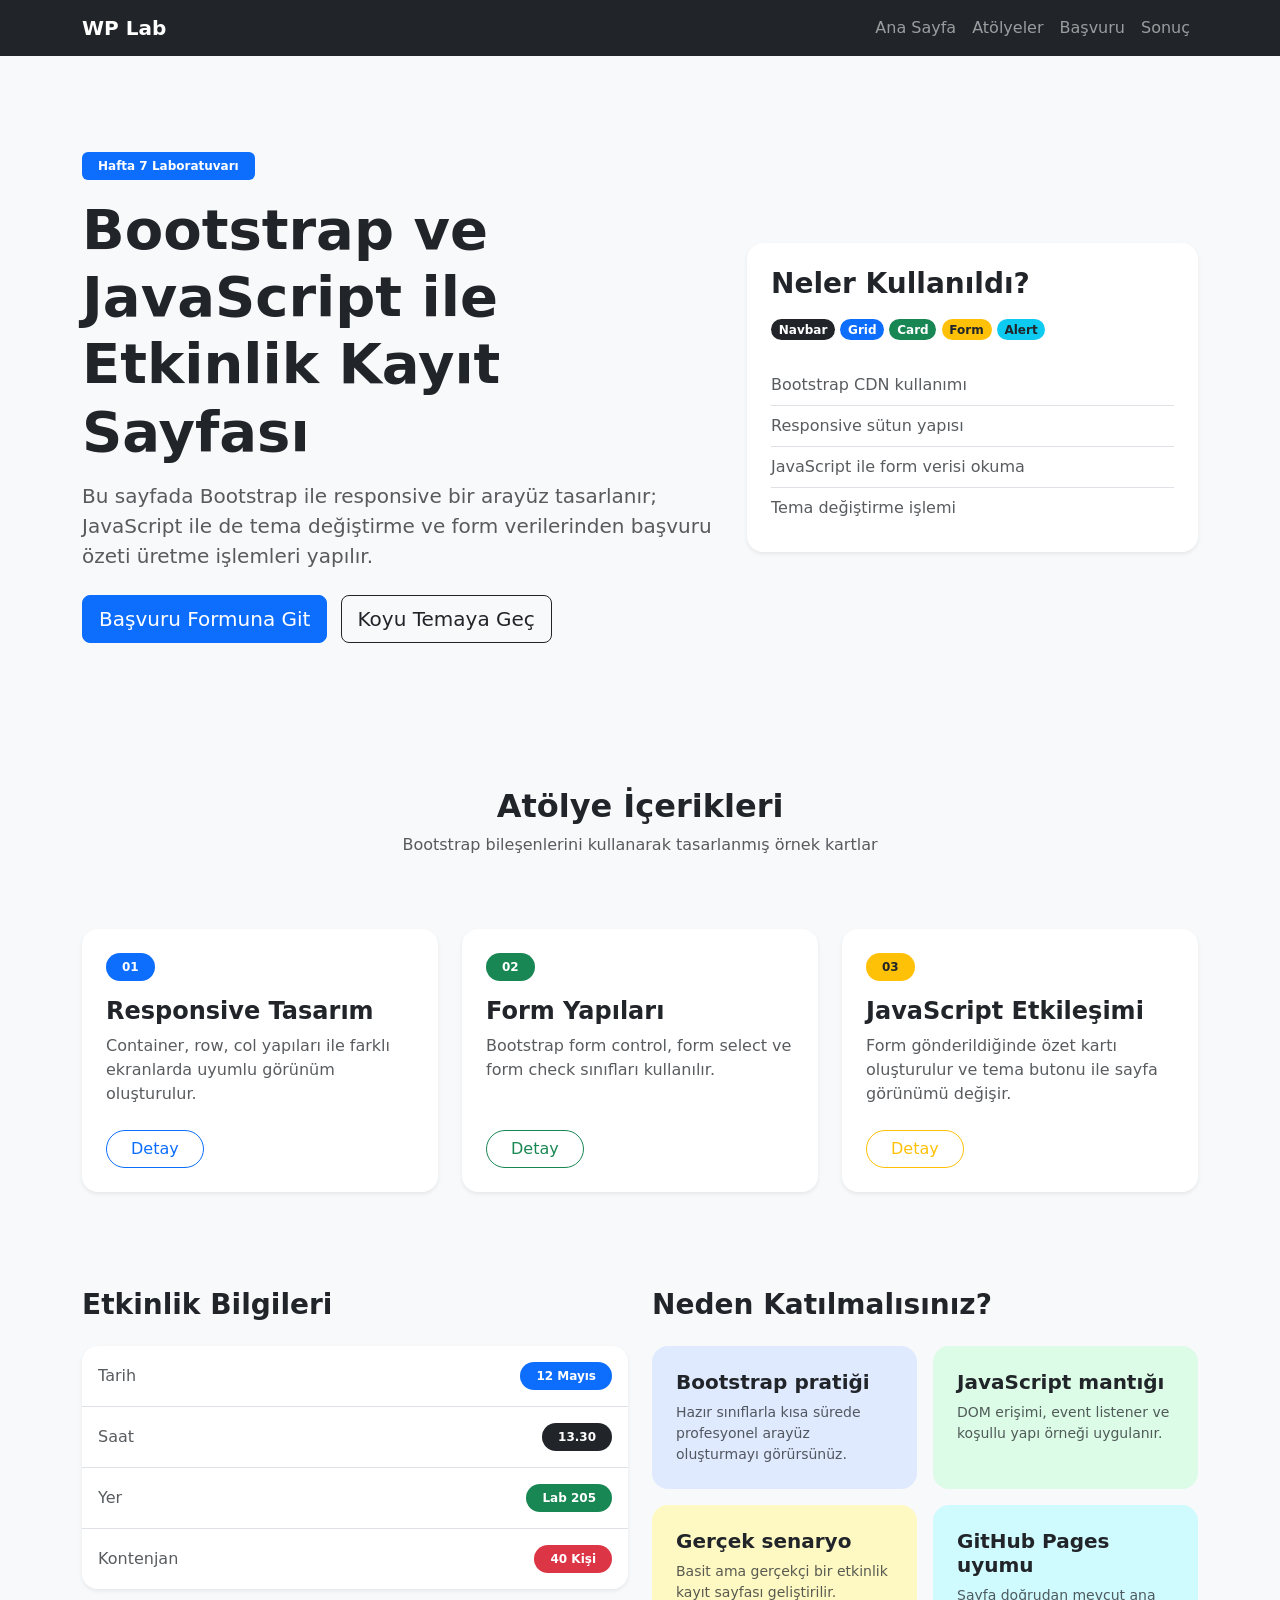
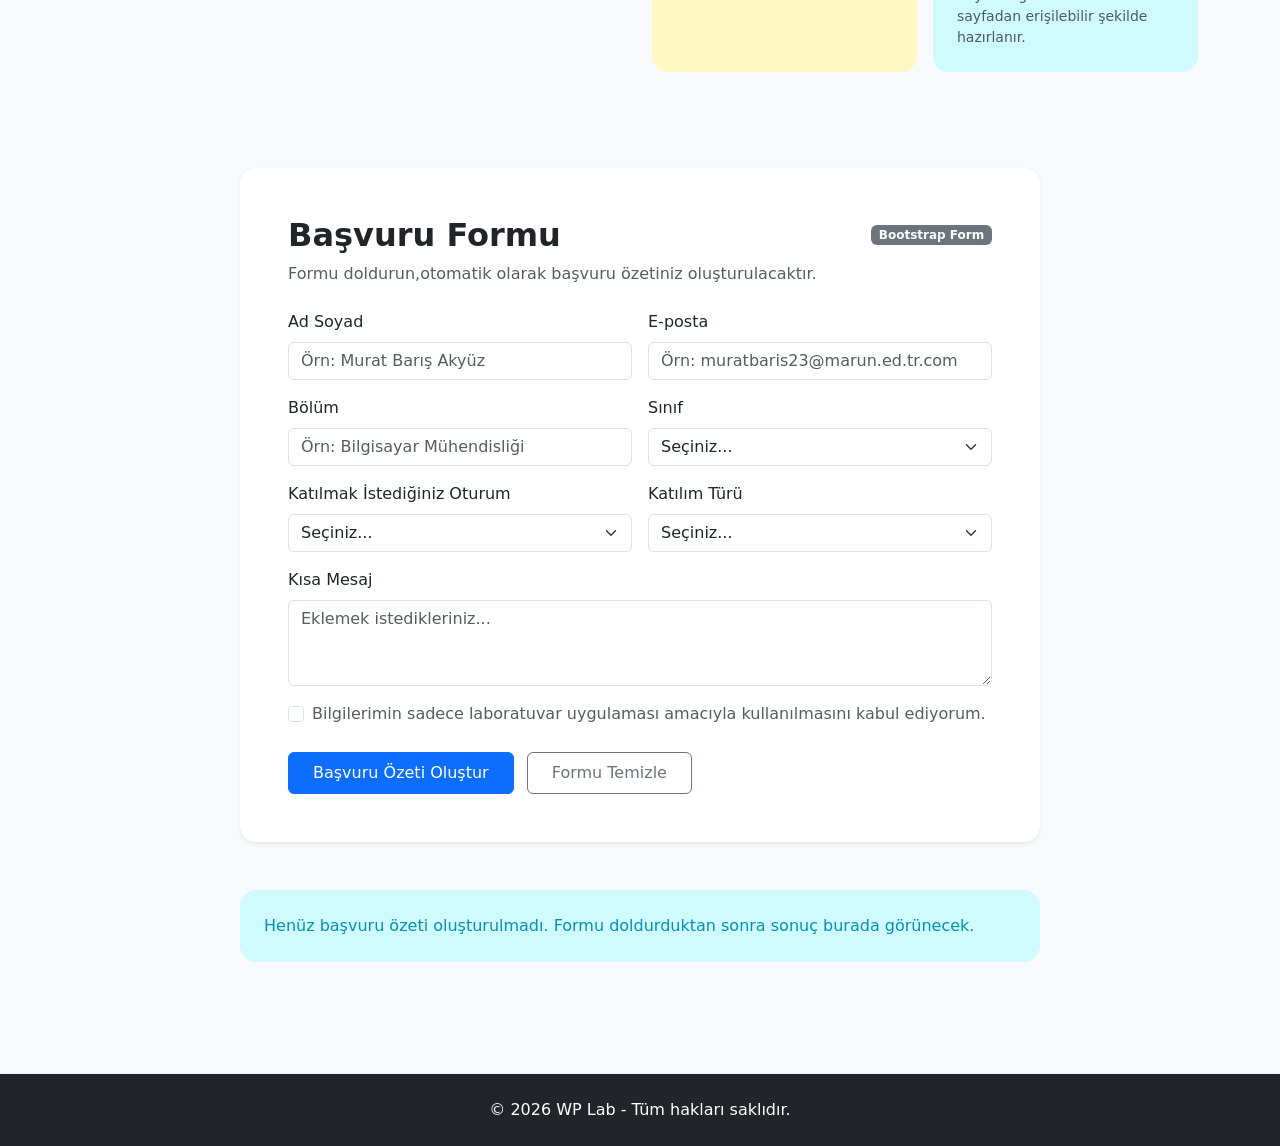
<file: hafta7.html>
<!DOCTYPE html>
<html lang="tr">

<head>
    <meta charset="UTF-8">
    <meta name="viewport" content="width=device-width, initial-scale=1.0">
    <title>Hafta 7 - Etkinlik Kayıt</title>
    <!-- Bootstrap CSS CDN -->
    <link href="https://cdn.jsdelivr.net/npm/bootstrap@5.3.3/dist/css/bootstrap.min.css" rel="stylesheet">
    <link rel="stylesheet" href="hafta7.css">
</head>

<body>

    <!-- Navbar -->
    <nav class="navbar navbar-expand-lg navbar-dark bg-dark">
        <div class="container">
            <a class="navbar-brand fw-bold" href="index.html">WP Lab</a>
            <button class="navbar-toggler" type="button" data-bs-toggle="collapse" data-bs-target="#navbarNav">
                <span class="navbar-toggler-icon"></span>
            </button>
            <div class="collapse navbar-collapse justify-content-end" id="navbarNav">
                <ul class="navbar-nav">
                    <li class="nav-item"><a class="nav-link" href="index.html">Ana Sayfa</a></li>
                    <li class="nav-item"><a class="nav-link" href="#atolyeler">Atölyeler</a></li>
                    <li class="nav-item"><a class="nav-link" href="#basvuru">Başvuru</a></li>
                    <li class="nav-item"><a class="nav-link" href="#sonuc">Sonuç</a></li>
                </ul>
            </div>
        </div>
    </nav>

    <!-- Hero Section -->
    <section class="container mt-5 py-5">
        <div class="row align-items-center">
            <div class="col-md-7">
                <span class="badge bg-primary mb-3 py-2 px-3">Hafta 7 Laboratuvarı</span>
                <h1 class="display-4 fw-bold">Bootstrap ve JavaScript ile Etkinlik Kayıt Sayfası</h1>
                <p class="lead text-muted mt-3">Bu sayfada Bootstrap ile responsive bir arayüz tasarlanır; JavaScript
                    ile de tema değiştirme ve form verilerinden başvuru özeti üretme işlemleri yapılır.</p>
                <div class="mt-4">
                    <a href="#basvuru" class="btn btn-primary btn-lg me-2">Başvuru Formuna Git</a>
                    <button id="themeToggleBtn" class="btn btn-outline-dark btn-lg">Koyu Temaya Geç</button>
                </div>
            </div>
            <div class="col-md-5 mt-4 mt-md-0">
                <div class="card shadow-sm border-0 rounded-4 p-4">
                    <h3 class="fw-bold">Neler Kullanıldı?</h3>
                    <div class="mb-3 mt-2">
                        <span class="badge bg-dark rounded-pill">Navbar</span>
                        <span class="badge bg-primary rounded-pill">Grid</span>
                        <span class="badge bg-success rounded-pill">Card</span>
                        <span class="badge bg-warning text-dark rounded-pill">Form</span>
                        <span class="badge bg-info text-dark rounded-pill">Alert</span>
                    </div>
                    <ul class="list-group list-group-flush mt-2">
                        <li class="list-group-item px-0 text-muted">Bootstrap CDN kullanımı</li>
                        <li class="list-group-item px-0 text-muted">Responsive sütun yapısı</li>
                        <li class="list-group-item px-0 text-muted">JavaScript ile form verisi okuma</li>
                        <li class="list-group-item px-0 text-muted">Tema değiştirme işlemi</li>
                    </ul>
                </div>
            </div>
        </div>
    </section>

    <!-- Atölye İçerikleri (Cards) -->
    <section id="atolyeler" class="container mt-5 pt-5 text-center">
        <h2 class="fw-bold">Atölye İçerikleri</h2>
        <p class="text-muted">Bootstrap bileşenlerini kullanarak tasarlanmış örnek kartlar</p>

        <div class="row mt-5 text-start g-4">
            <!-- Card 1 -->
            <div class="col-md-4">
                <div class="card h-100 shadow-sm border-0 rounded-4 p-4">
                    <div class="card-body p-0 d-flex flex-column">
                        <span class="badge bg-primary mb-3 align-self-start py-2 px-3 rounded-pill">01</span>
                        <h4 class="card-title fw-bold">Responsive Tasarım</h4>
                        <p class="card-text text-muted mb-4">Container, row, col yapıları ile farklı ekranlarda uyumlu
                            görünüm oluşturulur.</p>
                        <a href="#" class="btn btn-outline-primary mt-auto d-inline-block rounded-pill px-4"
                            style="width: max-content;">Detay</a>
                    </div>
                </div>
            </div>
            <!-- Card 2 -->
            <div class="col-md-4">
                <div class="card h-100 shadow-sm border-0 rounded-4 p-4">
                    <div class="card-body p-0 d-flex flex-column">
                        <span class="badge bg-success mb-3 align-self-start py-2 px-3 rounded-pill">02</span>
                        <h4 class="card-title fw-bold">Form Yapıları</h4>
                        <p class="card-text text-muted mb-4">Bootstrap form control, form select ve form check sınıfları
                            kullanılır.</p>
                        <a href="#" class="btn btn-outline-success mt-auto d-inline-block rounded-pill px-4"
                            style="width: max-content;">Detay</a>
                    </div>
                </div>
            </div>
            <!-- Card 3 -->
            <div class="col-md-4">
                <div class="card h-100 shadow-sm border-0 rounded-4 p-4">
                    <div class="card-body p-0 d-flex flex-column">
                        <span class="badge bg-warning text-dark mb-3 align-self-start py-2 px-3 rounded-pill">03</span>
                        <h4 class="card-title fw-bold">JavaScript Etkileşimi</h4>
                        <p class="card-text text-muted mb-4">Form gönderildiğinde özet kartı oluşturulur ve tema butonu
                            ile sayfa görünümü değişir.</p>
                        <a href="#" class="btn btn-outline-warning mt-auto d-inline-block rounded-pill px-4"
                            style="width: max-content;">Detay</a>
                    </div>
                </div>
            </div>
        </div>
    </section>

    <!-- Etkinlik Bilgileri ve Neden Katılmalısınız -->
    <section class="container mt-5 pt-5">
        <div class="row g-4">
            <div class="col-md-6">
                <h3 class="fw-bold mb-4">Etkinlik Bilgileri</h3>
                <ul class="list-group shadow-sm rounded-4 border-0">
                    <li
                        class="list-group-item d-flex justify-content-between align-items-center py-3 border-0 border-bottom">
                        <span class="text-muted">Tarih</span>
                        <span class="badge bg-primary rounded-pill px-3 py-2">12 Mayıs</span>
                    </li>
                    <li
                        class="list-group-item d-flex justify-content-between align-items-center py-3 border-0 border-bottom">
                        <span class="text-muted">Saat</span>
                        <span class="badge bg-dark rounded-pill px-3 py-2">13.30</span>
                    </li>
                    <li
                        class="list-group-item d-flex justify-content-between align-items-center py-3 border-0 border-bottom">
                        <span class="text-muted">Yer</span>
                        <span class="badge bg-success rounded-pill px-3 py-2">Lab 205</span>
                    </li>
                    <li class="list-group-item d-flex justify-content-between align-items-center py-3 border-0">
                        <span class="text-muted">Kontenjan</span>
                        <span class="badge bg-danger rounded-pill px-3 py-2">40 Kişi</span>
                    </li>
                </ul>
            </div>
            <div class="col-md-6">
                <h3 class="fw-bold mb-4">Neden Katılmalısınız?</h3>
                <div class="row g-3">
                    <div class="col-sm-6">
                        <div class="p-4 rounded-4 h-100" style="background-color: #e0eaff;">
                            <h5 class="fw-bold text-dark">Bootstrap pratiği</h5>
                            <p class="text-muted mb-0 small">Hazır sınıflarla kısa sürede profesyonel arayüz oluşturmayı
                                görürsünüz.</p>
                        </div>
                    </div>
                    <div class="col-sm-6">
                        <div class="p-4 rounded-4 h-100" style="background-color: #dcfce7;">
                            <h5 class="fw-bold text-dark">JavaScript mantığı</h5>
                            <p class="text-muted mb-0 small">DOM erişimi, event listener ve koşullu yapı örneği
                                uygulanır.</p>
                        </div>
                    </div>
                    <div class="col-sm-6">
                        <div class="p-4 rounded-4 h-100" style="background-color: #fef9c3;">
                            <h5 class="fw-bold text-dark">Gerçek senaryo</h5>
                            <p class="text-muted mb-0 small">Basit ama gerçekçi bir etkinlik kayıt sayfası geliştirilir.
                            </p>
                        </div>
                    </div>
                    <div class="col-sm-6">
                        <div class="p-4 rounded-4 h-100" style="background-color: #cffafe;">
                            <h5 class="fw-bold text-dark">GitHub Pages uyumu</h5>
                            <p class="text-muted mb-0 small">Sayfa doğrudan mevcut ana sayfadan erişilebilir şekilde
                                hazırlanır.</p>
                        </div>
                    </div>
                </div>
            </div>
        </div>
    </section>

    <!-- Başvuru Formu -->
    <section id="basvuru" class="container mt-5 pt-5">
        <div class="card shadow-sm border-0 rounded-4 p-4 p-md-5 mx-auto" style="max-width: 800px;">
            <div class="d-flex justify-content-between align-items-center mb-2">
                <h2 class="fw-bold mb-0">Başvuru Formu</h2>
                <span class="badge bg-secondary">Bootstrap Form</span>
            </div>
            <p class="text-muted mb-4">Formu doldurun,otomatik olarak başvuru özetiniz oluşturulacaktır.</p>

            <form id="basvuruFormu">
                <div class="row g-3">
                    <div class="col-md-6">
                        <label for="adSoyad" class="form-label">Ad Soyad</label>
                        <input type="text" class="form-control" id="adSoyad" placeholder="Örn: Murat Barış Akyüz">
                    </div>
                    <div class="col-md-6">
                        <label for="eposta" class="form-label">E-posta</label>
                        <input type="email" class="form-control" id="eposta"
                            placeholder="Örn: muratbaris23@marun.ed.tr.com">
                    </div>
                    <div class="col-md-6">
                        <label for="bolum" class="form-label">Bölüm</label>
                        <input type="text" class="form-control" id="bolum" placeholder="Örn: Bilgisayar Mühendisliği">
                    </div>
                    <div class="col-md-6">
                        <label for="sinif" class="form-label">Sınıf</label>
                        <select class="form-select" id="sinif">
                            <option value="">Seçiniz...</option>
                            <option value="Hazırlık">Hazırlık</option>
                            <option value="1. Sınıf">1. Sınıf</option>
                            <option value="2. Sınıf">2. Sınıf</option>
                            <option value="3. Sınıf">3. Sınıf</option>
                            <option value="4. Sınıf">4. Sınıf</option>
                        </select>
                    </div>
                    <div class="col-md-6">
                        <label for="oturum" class="form-label">Katılmak İstediğiniz Oturum</label>
                        <select class="form-select" id="oturum">
                            <option value="">Seçiniz...</option>
                            <option value="Bootstrap + JS Projesi">Bootstrap + JS Projesi</option>
                            <option value="React Temelleri">React Temelleri</option>
                        </select>
                    </div>
                    <div class="col-md-6">
                        <label for="katilimTuru" class="form-label">Katılım Türü</label>
                        <select class="form-select" id="katilimTuru">
                            <option value="">Seçiniz...</option>
                            <option value="Yüz yüze">Yüz yüze</option>
                            <option value="Online">Online</option>
                        </select>
                    </div>
                    <div class="col-12">
                        <label for="mesaj" class="form-label">Kısa Mesaj</label>
                        <textarea class="form-control" id="mesaj" rows="3"
                            placeholder="Eklemek istedikleriniz..."></textarea>
                    </div>
                    <div class="col-12 mt-3">
                        <div class="form-check">
                            <input class="form-check-input" type="checkbox" id="onay">
                            <label class="form-check-label text-muted" for="onay">
                                Bilgilerimin sadece laboratuvar uygulaması amacıyla kullanılmasını kabul ediyorum.
                            </label>
                        </div>
                    </div>
                    <div class="col-12 mt-4">
                        <button type="submit" class="btn btn-primary px-4 py-2 me-2">Başvuru Özeti Oluştur</button>
                        <button type="reset" class="btn btn-outline-secondary px-4 py-2">Formu Temizle</button>
                    </div>
                </div>
            </form>
        </div>
    </section>

    <!-- Sonuç Alanı -->
    <section id="sonuc" class="container mt-5 mb-5 pb-5">
        <div class="mx-auto" style="max-width: 800px;">
            <div id="sonucAlani">
                <div class="alert alert-info rounded-4 border-0 p-4" style="background-color: #cffafe; color: #0891b2;"
                    role="alert">
                    Henüz başvuru özeti oluşturulmadı. Formu doldurduktan sonra sonuç burada görünecek.
                </div>
            </div>
        </div>
    </section>

    <!-- Footer -->
    <footer class="bg-dark text-white text-center py-4 mt-5">
        <div class="container">
            <p class="mb-0">&copy; 2026 WP Lab - Tüm hakları saklıdır.</p>
        </div>
    </footer>

    <!-- Bootstrap JS Bundle -->
    <script src="https://cdn.jsdelivr.net/npm/bootstrap@5.3.3/dist/js/bootstrap.bundle.min.js"></script>
    <!-- Custom JS -->
    <script src="hafta7.js"></script>
</body>

</html>
</file>
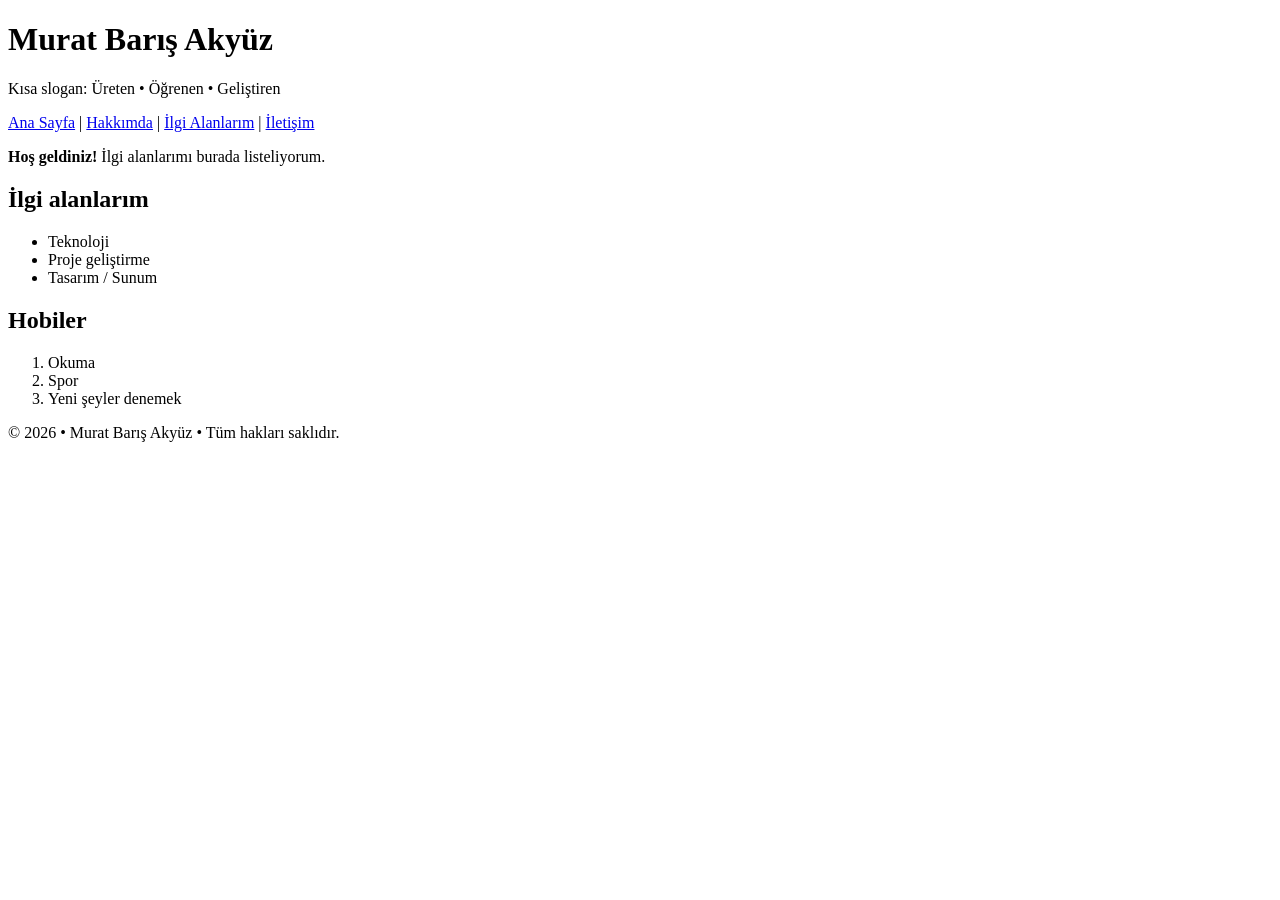
<file: interests.html>
<!doctype html>
<html lang="tr">

<head>
    <meta charset="utf-8" />
    <meta name="viewport" content="width=device-width, initial-scale=1" />
    <title>İlgi Alanlarım | Murat Barış Akyüz</title>
</head>

<body>

    <header>
        <h1>Murat Barış Akyüz</h1>
        <p>Kısa slogan: Üreten • Öğrenen • Geliştiren</p>
    </header>

    <nav>
        <a href="index.html">Ana Sayfa</a> |
        <a href="about.html">Hakkımda</a> |
        <a href="interests.html">İlgi Alanlarım</a> |
        <a href="contact.html">İletişim</a>
    </nav>

    <main>
        <p><strong>Hoş geldiniz!</strong> İlgi alanlarımı burada listeliyorum.</p>

        <h2>İlgi alanlarım</h2>
        <ul>
            <li>Teknoloji</li>
            <li>Proje geliştirme</li>
            <li>Tasarım / Sunum</li>
        </ul>

        <h2>Hobiler</h2>
        <ol>
            <li>Okuma</li>
            <li>Spor</li>
            <li>Yeni şeyler denemek</li>
        </ol>
    </main>

    <footer>
        <p>© 2026 • Murat Barış Akyüz • Tüm hakları saklıdır.</p>
    </footer>

</body>

</html>
</file>
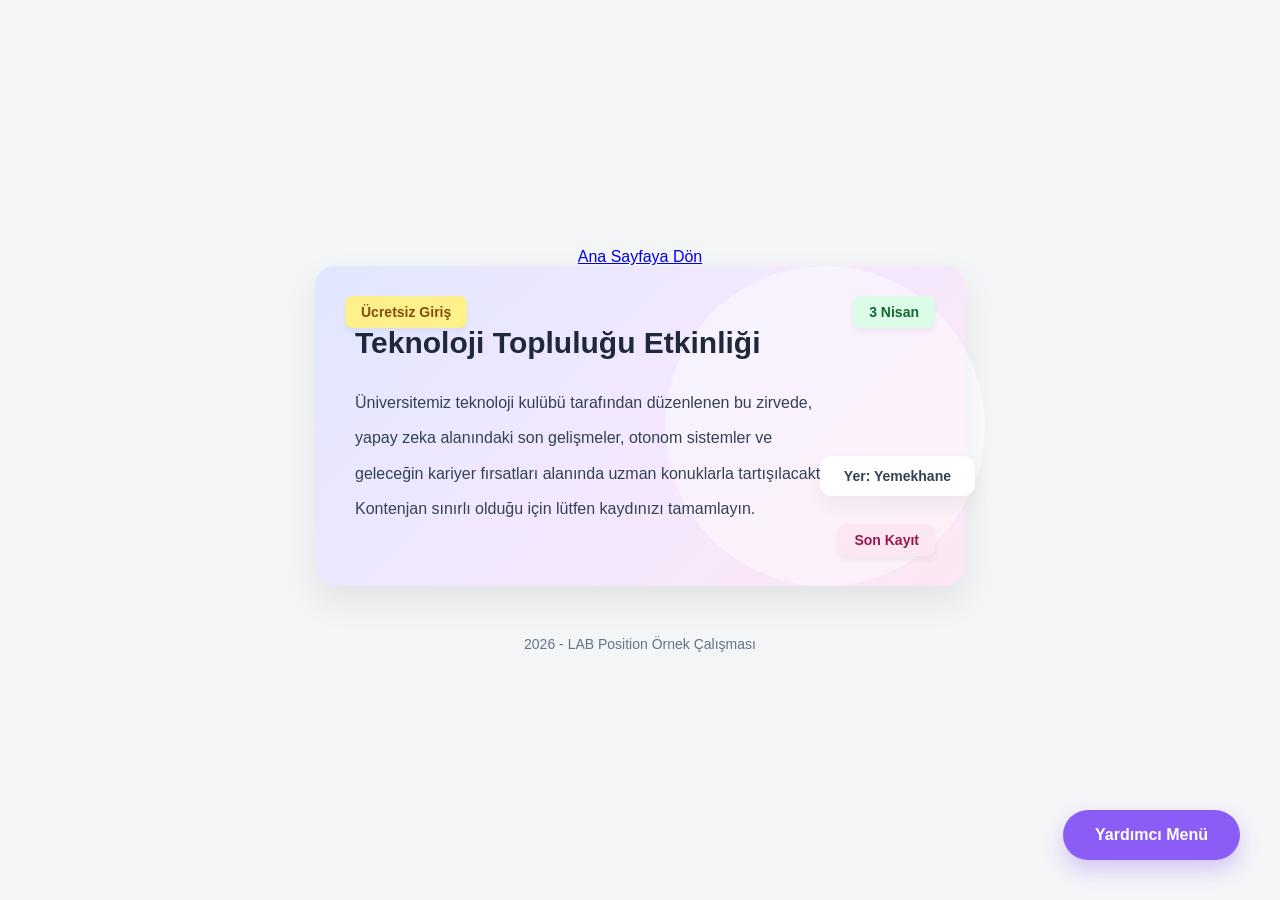
<file: lab-position.html>
<!DOCTYPE html>
<html lang="tr">

<head>
    <meta charset="UTF-8">
    <meta name="viewport" content="width=device-width, initial-scale=1.0">
    <title>LAB: CSS Position ile Etkileşimli Duyuru Kartı</title>
    <link rel="stylesheet" href="lab-position.css">
</head>

<body>

    
    <a href="index.html" class=".home-btn">Ana Sayfaya Dön</a>

    <div class="card-container">
        <!-- Z-index ile kartın arka planında kalacak süs çemberi (Position: absolute) -->
        <div class="circle-bg"></div>

        <!-- Position: absolute olan elementler -->
        <!-- Ücretsiz, 3 Nisan ve Konum butonlarında üzerine gelince büyüme animasyonu (scale) var -->
        <div class="badge badge-free interactive-badge">Ücretsiz Giriş</div>
        <div class="badge badge-date interactive-badge">3 Nisan</div>
        <div class="badge badge-location interactive-badge">Yer: Yemekhane</div>

        <!-- Sürekli çalışan pulse animasyonu uygulanan absolute element -->
        <div class="badge badge-last">Son Kayıt</div>

        <div class="card-content">
            <h1 class="card-title">Teknoloji Topluluğu Etkinliği</h1>
            <p class="card-desc">
                Üniversitemiz teknoloji kulübü tarafından düzenlenen bu zirvede,<br>
                yapay zeka alanındaki son gelişmeler, otonom sistemler ve <br>
                geleceğin kariyer fırsatları alanında uzman konuklarla tartışılacaktır.<br>
                Kontenjan sınırlı olduğu için lütfen kaydınızı tamamlayın.
            </p>
        </div>
    </div>

    <!-- Alt bilgi alanı -->
    <div class="footer-text">
        2026 - LAB Position Örnek Çalışması
    </div>

    <!-- Sayfada kaydırma (scroll) olsa da sabit kalacak alan (Position: fixed) -->
    <!-- NOT: Yardımcı menünün tıklanabilir olmasını isterseniz içine link ekleyebilirsiniz. -->
    <div class="helper-menu">Yardımcı Menü</div>

</body>

</html>
</file>
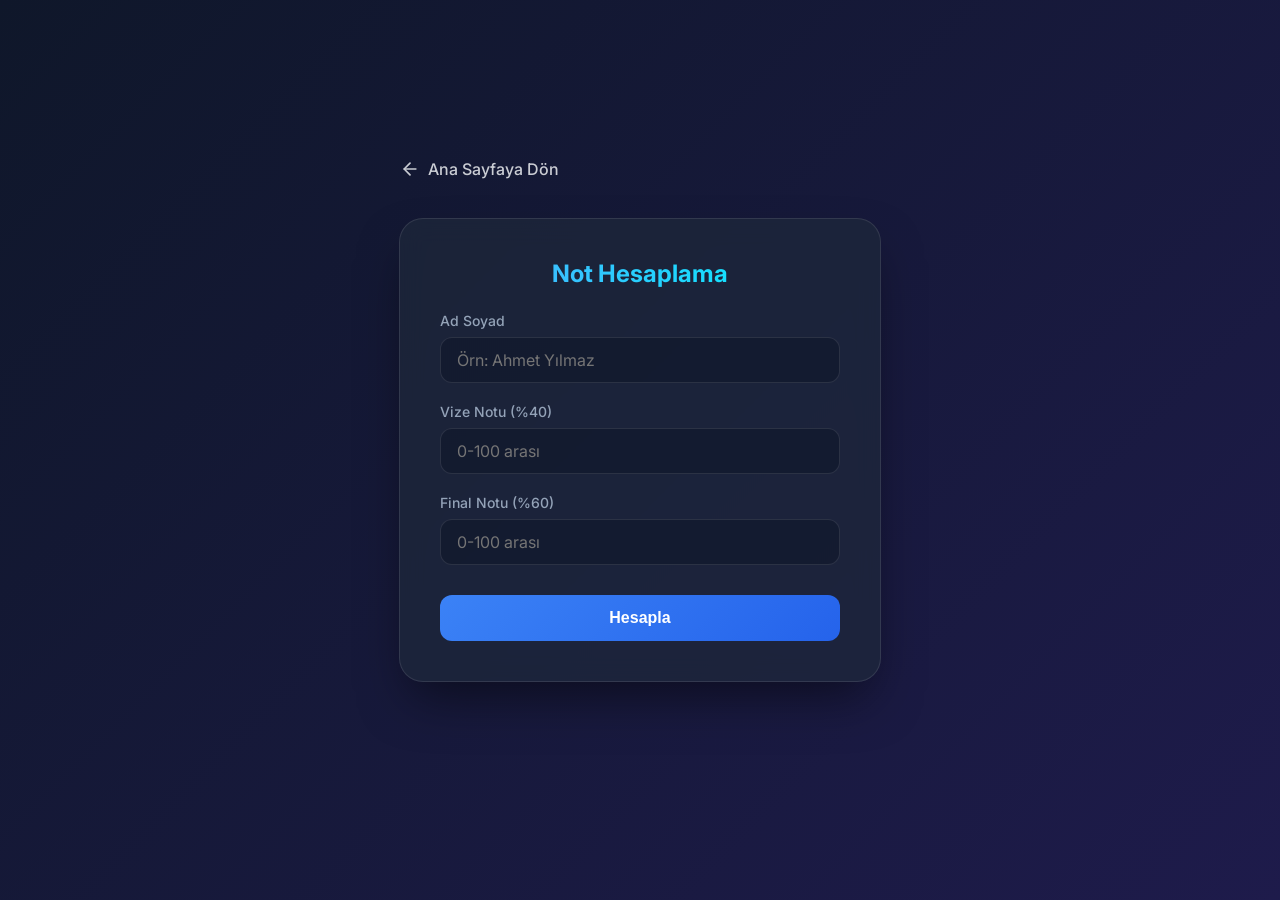
<file: not-hesaplama.html>
<!DOCTYPE html>
<html lang="tr">
<head>
    <meta charset="UTF-8">
    <meta name="viewport" content="width=device-width, initial-scale=1.0">
    <title>Öğrenci Not Hesaplama</title>
    <link href="https://fonts.googleapis.com/css2?family=Inter:wght@400;500;600;700&display=swap" rel="stylesheet">
    <link rel="stylesheet" href="not-hesaplama.css">
    <script>
        function hesapla() {
            const adSoyad = document.getElementById('adSoyad').value.trim();
            const vizeStr = document.getElementById('vize').value;
            const finalStr = document.getElementById('final').value;

            if (!adSoyad || vizeStr === '' || finalStr === '') {
                alert('Lütfen tüm alanları doldurunuz.');
                return;
            }

            const vize = parseFloat(vizeStr);
            const final = parseFloat(finalStr);

            if (vize < 0 || vize > 100 || final < 0 || final > 100) {
                alert('Notlar 0 ile 100 arasında olmalıdır.');
                return;
            }

            const ortalama = (vize * 0.4) + (final * 0.6);
            
            let harfNotu = '';
            if (ortalama >= 90) harfNotu = 'AA';
            else if (ortalama >= 85) harfNotu = 'BA';
            else if (ortalama >= 80) harfNotu = 'BB';
            else if (ortalama >= 75) harfNotu = 'CB';
            else if (ortalama >= 70) harfNotu = 'CC';
            else if (ortalama >= 60) harfNotu = 'DC';
            else if (ortalama >= 50) harfNotu = 'DD';
            else harfNotu = 'FF';

            const gecti = ortalama >= 50;

            document.getElementById('res-isim').textContent = adSoyad;
            document.getElementById('res-ortalama').textContent = ortalama.toFixed(2);
            document.getElementById('res-harf').textContent = harfNotu;
            
            const durumEl = document.getElementById('res-durum');
            if (gecti) {
                durumEl.textContent = 'Geçti';
                durumEl.className = 'status-pass';
            } else {
                durumEl.textContent = 'Kaldı';
                durumEl.className = 'status-fail';
            }

            const resultDiv = document.getElementById('result');
            resultDiv.style.display = 'block';
            
            // Re-trigger animation
            resultDiv.style.animation = 'none';
            resultDiv.offsetHeight; // trigger reflow
            resultDiv.style.animation = 'fadeIn 0.5s ease';
        }
    </script>
</head>
<body>
    <div class="container">
        <a href="index.html" class="home-btn">
            <svg width="20" height="20" viewBox="0 0 24 24" fill="none" stroke="currentColor" stroke-width="2" stroke-linecap="round" stroke-linejoin="round"><line x1="19" y1="12" x2="5" y2="12"></line><polyline points="12 19 5 12 12 5"></polyline></svg>
            Ana Sayfaya Dön
        </a>

        <h2>Not Hesaplama</h2>
        
        <div class="input-group">
            <label for="adSoyad">Ad Soyad</label>
            <input type="text" id="adSoyad" placeholder="Örn: Ahmet Yılmaz">
        </div>

        <div class="input-group">
            <label for="vize">Vize Notu (%40)</label>
            <input type="number" id="vize" min="0" max="100" placeholder="0-100 arası">
        </div>

        <div class="input-group">
            <label for="final">Final Notu (%60)</label>
            <input type="number" id="final" min="0" max="100" placeholder="0-100 arası">
        </div>

        <button onclick="hesapla()">Hesapla</button>

        <div id="result">
            <div class="result-item">
                <span style="color: var(--text-muted)">Öğrenci:</span>
                <span id="res-isim" style="font-weight: 600;">-</span>
            </div>
            <div class="result-item">
                <span style="color: var(--text-muted)">Ortalama:</span>
                <span id="res-ortalama">-</span>
            </div>
            <div class="result-item">
                <span style="color: var(--text-muted)">Harf Notu:</span>
                <span id="res-harf">-</span>
            </div>
            <div class="result-item">
                <span style="color: var(--text-muted)">Durum:</span>
                <span id="res-durum">-</span>
            </div>
        </div>
    </div>
</body>
</html>
</file>
<file: style.css>
/* ===== RESET & BASE ===== */
*,
*::before,
*::after {
    margin: 0;
    padding: 0;
    box-sizing: border-box;
}

:root {
    --bg-primary: #0a0a0f;
    --bg-secondary: #12121a;
    --bg-card: rgba(255, 255, 255, 0.04);
    --bg-card-hover: rgba(255, 255, 255, 0.08);
    --bg-glass: rgba(255, 255, 255, 0.05);
    --border-glass: rgba(255, 255, 255, 0.08);
    --text-primary: #f0f0f5;
    --text-secondary: #8b8b9e;
    --text-muted: #5a5a6e;
    --accent-1: #6366f1;
    --accent-2: #8b5cf6;
    --accent-3: #a855f7;
    --gradient-primary: linear-gradient(135deg, #6366f1, #8b5cf6, #a855f7);
    --gradient-hero: linear-gradient(135deg, rgba(99, 102, 241, 0.15), rgba(139, 92, 246, 0.1), transparent);
    --shadow-glow: 0 0 60px rgba(99, 102, 241, 0.08);
    --radius-sm: 8px;
    --radius-md: 12px;
    --radius-lg: 20px;
    --radius-xl: 28px;
    --transition: all 0.3s cubic-bezier(0.4, 0, 0.2, 1);
}

html {
    scroll-behavior: smooth;
}

body {
    font-family: 'Inter', -apple-system, BlinkMacSystemFont, 'Segoe UI', sans-serif;
    background-color: var(--bg-primary);
    color: var(--text-primary);
    line-height: 1.7;
    overflow-x: hidden;
    -webkit-font-smoothing: antialiased;
}

a {
    text-decoration: none;
    color: inherit;
    transition: var(--transition);
}

ul, ol {
    list-style: none;
}

img {
    max-width: 100%;
    height: auto;
}

/* ===== ANIMATED BACKGROUND BLOBS ===== */
.bg-blobs {
    position: fixed;
    top: 0;
    left: 0;
    width: 100%;
    height: 100%;
    z-index: 0;
    pointer-events: none;
    overflow: hidden;
}

.blob {
    position: absolute;
    border-radius: 50%;
    filter: blur(80px);
    opacity: 0.4;
    animation: blobFloat 20s ease-in-out infinite;
}

.blob-1 {
    width: 400px;
    height: 400px;
    background: rgba(99, 102, 241, 0.15);
    top: -100px;
    left: -100px;
    animation-delay: 0s;
}

.blob-2 {
    width: 350px;
    height: 350px;
    background: rgba(139, 92, 246, 0.12);
    top: 40%;
    right: -80px;
    animation-delay: -5s;
    animation-duration: 25s;
}

.blob-3 {
    width: 300px;
    height: 300px;
    background: rgba(168, 85, 247, 0.1);
    bottom: -50px;
    left: 30%;
    animation-delay: -10s;
    animation-duration: 22s;
}

@keyframes blobFloat {
    0%, 100% { transform: translate(0, 0) scale(1); }
    25% { transform: translate(40px, -30px) scale(1.05); }
    50% { transform: translate(-20px, 20px) scale(0.95); }
    75% { transform: translate(30px, 40px) scale(1.02); }
}

/* ===== LAYOUT ===== */
.container {
    max-width: 1100px;
    margin: 0 auto;
    padding: 0 24px;
    position: relative;
    z-index: 1;
}

section {
    padding: 100px 0;
}

/* ===== NAVBAR ===== */
.navbar {
    position: fixed;
    top: 0;
    left: 0;
    right: 0;
    z-index: 100;
    padding: 16px 0;
    background: rgba(10, 10, 15, 0.7);
    backdrop-filter: blur(20px);
    -webkit-backdrop-filter: blur(20px);
    border-bottom: 1px solid var(--border-glass);
    transition: var(--transition);
}

.navbar .container {
    display: flex;
    justify-content: space-between;
    align-items: center;
}

.navbar-logo {
    font-size: 1.3rem;
    font-weight: 700;
    background: var(--gradient-primary);
    -webkit-background-clip: text;
    -webkit-text-fill-color: transparent;
    background-clip: text;
    letter-spacing: -0.5px;
}

.navbar-links {
    display: flex;
    gap: 32px;
    align-items: center;
}

.navbar-links a {
    font-size: 0.88rem;
    font-weight: 500;
    color: var(--text-secondary);
    position: relative;
    padding: 4px 0;
}

.navbar-links a:hover {
    color: var(--text-primary);
}

.navbar-links a::after {
    content: '';
    position: absolute;
    bottom: -2px;
    left: 0;
    width: 0;
    height: 2px;
    background: var(--gradient-primary);
    border-radius: 2px;
    transition: width 0.3s ease;
}

.navbar-links a:hover::after {
    width: 100%;
}

/* Mobile Menu */
.menu-toggle {
    display: none;
    flex-direction: column;
    gap: 5px;
    cursor: pointer;
    padding: 4px;
    background: none;
    border: none;
}

.menu-toggle span {
    width: 24px;
    height: 2px;
    background: var(--text-secondary);
    border-radius: 2px;
    transition: var(--transition);
}

/* ===== HERO SECTION ===== */
.hero {
    min-height: 100vh;
    display: flex;
    align-items: center;
    padding-top: 80px;
    position: relative;
}

.hero-content {
    max-width: 680px;
}

.hero-badge {
    display: inline-flex;
    align-items: center;
    gap: 8px;
    padding: 8px 16px;
    background: var(--bg-glass);
    border: 1px solid var(--border-glass);
    border-radius: 100px;
    font-size: 0.82rem;
    font-weight: 500;
    color: var(--text-secondary);
    margin-bottom: 28px;
    animation: fadeInUp 0.6s ease forwards;
}

.hero-badge .dot {
    width: 8px;
    height: 8px;
    background: #22c55e;
    border-radius: 50%;
    animation: pulse 2s ease-in-out infinite;
}

@keyframes pulse {
    0%, 100% { opacity: 1; transform: scale(1); }
    50% { opacity: 0.5; transform: scale(0.8); }
}

.hero h1 {
    font-size: clamp(2.8rem, 6vw, 4.2rem);
    font-weight: 800;
    line-height: 1.1;
    letter-spacing: -1.5px;
    margin-bottom: 24px;
    animation: fadeInUp 0.6s ease 0.1s forwards;
    opacity: 0;
}

.hero h1 .gradient-text {
    background: var(--gradient-primary);
    -webkit-background-clip: text;
    -webkit-text-fill-color: transparent;
    background-clip: text;
}

.hero-description {
    font-size: 1.15rem;
    color: var(--text-secondary);
    line-height: 1.8;
    margin-bottom: 40px;
    max-width: 540px;
    animation: fadeInUp 0.6s ease 0.2s forwards;
    opacity: 0;
}

.hero-actions {
    display: flex;
    gap: 16px;
    flex-wrap: wrap;
    animation: fadeInUp 0.6s ease 0.3s forwards;
    opacity: 0;
}

.btn-primary-custom {
    display: inline-flex;
    align-items: center;
    gap: 8px;
    padding: 14px 28px;
    background: var(--gradient-primary);
    color: white;
    border: none;
    border-radius: var(--radius-md);
    font-size: 0.92rem;
    font-weight: 600;
    cursor: pointer;
    transition: var(--transition);
    position: relative;
    overflow: hidden;
}

.btn-primary-custom:hover {
    transform: translateY(-2px);
    box-shadow: 0 8px 30px rgba(99, 102, 241, 0.3);
}

.btn-secondary-custom {
    display: inline-flex;
    align-items: center;
    gap: 8px;
    padding: 14px 28px;
    background: var(--bg-card);
    color: var(--text-primary);
    border: 1px solid var(--border-glass);
    border-radius: var(--radius-md);
    font-size: 0.92rem;
    font-weight: 600;
    cursor: pointer;
    transition: var(--transition);
}

.btn-secondary-custom:hover {
    background: var(--bg-card-hover);
    transform: translateY(-2px);
    border-color: rgba(255, 255, 255, 0.15);
}

/* ===== SECTION HEADERS ===== */
.section-header {
    text-align: center;
    margin-bottom: 64px;
}

.section-label {
    display: inline-block;
    font-size: 0.78rem;
    font-weight: 600;
    text-transform: uppercase;
    letter-spacing: 2px;
    color: var(--accent-1);
    margin-bottom: 16px;
}

.section-title {
    font-size: clamp(1.8rem, 4vw, 2.6rem);
    font-weight: 800;
    letter-spacing: -1px;
    margin-bottom: 16px;
}

.section-subtitle {
    font-size: 1.05rem;
    color: var(--text-secondary);
    max-width: 560px;
    margin: 0 auto;
}

/* ===== ABOUT SECTION ===== */
.about-grid {
    display: grid;
    grid-template-columns: 1fr 1fr;
    gap: 48px;
    align-items: center;
}

.about-text p {
    font-size: 1.05rem;
    color: var(--text-secondary);
    margin-bottom: 20px;
    line-height: 1.85;
}

.about-stats {
    display: grid;
    grid-template-columns: 1fr 1fr;
    gap: 20px;
}

.stat-card {
    background: var(--bg-card);
    border: 1px solid var(--border-glass);
    border-radius: var(--radius-lg);
    padding: 28px;
    text-align: center;
    transition: var(--transition);
}

.stat-card:hover {
    background: var(--bg-card-hover);
    transform: translateY(-4px);
    border-color: rgba(99, 102, 241, 0.2);
}

.stat-number {
    font-size: 2rem;
    font-weight: 800;
    background: var(--gradient-primary);
    -webkit-background-clip: text;
    -webkit-text-fill-color: transparent;
    background-clip: text;
    margin-bottom: 4px;
}

.stat-label {
    font-size: 0.85rem;
    color: var(--text-muted);
    font-weight: 500;
}

/* ===== INTERESTS / SKILLS SECTION ===== */
.skills-grid {
    display: grid;
    grid-template-columns: repeat(3, 1fr);
    gap: 24px;
}

.skill-card {
    background: var(--bg-card);
    border: 1px solid var(--border-glass);
    border-radius: var(--radius-lg);
    padding: 36px 28px;
    text-align: center;
    transition: var(--transition);
    position: relative;
    overflow: hidden;
}

.skill-card::before {
    content: '';
    position: absolute;
    top: 0;
    left: 0;
    right: 0;
    height: 3px;
    background: var(--gradient-primary);
    opacity: 0;
    transition: opacity 0.3s ease;
}

.skill-card:hover {
    background: var(--bg-card-hover);
    transform: translateY(-6px);
    border-color: rgba(99, 102, 241, 0.2);
    box-shadow: var(--shadow-glow);
}

.skill-card:hover::before {
    opacity: 1;
}

.skill-icon {
    width: 56px;
    height: 56px;
    background: rgba(99, 102, 241, 0.1);
    border-radius: var(--radius-md);
    display: flex;
    align-items: center;
    justify-content: center;
    margin: 0 auto 20px;
    font-size: 1.5rem;
}

.skill-card h3 {
    font-size: 1.1rem;
    font-weight: 700;
    margin-bottom: 10px;
}

.skill-card p {
    font-size: 0.88rem;
    color: var(--text-secondary);
    line-height: 1.6;
}

/* ===== LAB ASSIGNMENTS SECTION ===== */
.labs-grid {
    display: grid;
    grid-template-columns: repeat(3, 1fr);
    gap: 24px;
}

.lab-card {
    background: var(--bg-card);
    border: 1px solid var(--border-glass);
    border-radius: var(--radius-lg);
    padding: 32px;
    transition: var(--transition);
    position: relative;
    overflow: hidden;
    display: flex;
    flex-direction: column;
}

.lab-card:hover {
    background: var(--bg-card-hover);
    transform: translateY(-6px);
    border-color: rgba(99, 102, 241, 0.25);
    box-shadow: var(--shadow-glow);
}

.lab-number {
    display: inline-flex;
    align-items: center;
    justify-content: center;
    width: 40px;
    height: 40px;
    background: rgba(99, 102, 241, 0.12);
    border-radius: var(--radius-sm);
    font-size: 0.82rem;
    font-weight: 700;
    color: var(--accent-1);
    margin-bottom: 20px;
}

.lab-card h3 {
    font-size: 1.08rem;
    font-weight: 700;
    margin-bottom: 10px;
    letter-spacing: -0.3px;
}

.lab-card p {
    font-size: 0.85rem;
    color: var(--text-secondary);
    line-height: 1.6;
    margin-bottom: 24px;
    flex-grow: 1;
}

.lab-tags {
    display: flex;
    flex-wrap: wrap;
    gap: 8px;
    margin-bottom: 20px;
}

.lab-tag {
    padding: 4px 12px;
    background: rgba(99, 102, 241, 0.08);
    border: 1px solid rgba(99, 102, 241, 0.12);
    border-radius: 100px;
    font-size: 0.72rem;
    font-weight: 600;
    color: var(--accent-1);
    text-transform: uppercase;
    letter-spacing: 0.5px;
}

.lab-link {
    display: inline-flex;
    align-items: center;
    gap: 8px;
    font-size: 0.88rem;
    font-weight: 600;
    color: var(--accent-1);
    transition: var(--transition);
}

.lab-link:hover {
    color: var(--accent-3);
    gap: 12px;
}

.lab-link svg {
    transition: transform 0.3s ease;
}

.lab-link:hover svg {
    transform: translateX(4px);
}

/* ===== CONTACT SECTION ===== */
.contact-grid {
    display: grid;
    grid-template-columns: 1fr 1fr;
    gap: 48px;
    align-items: start;
}

.contact-info {
    padding-right: 24px;
}

.contact-info h3 {
    font-size: 1.6rem;
    font-weight: 800;
    margin-bottom: 16px;
    letter-spacing: -0.5px;
}

.contact-info p {
    font-size: 1rem;
    color: var(--text-secondary);
    line-height: 1.8;
    margin-bottom: 36px;
}

.contact-links {
    display: flex;
    flex-direction: column;
    gap: 16px;
}

.contact-link-item {
    display: flex;
    align-items: center;
    gap: 16px;
    padding: 20px 24px;
    background: var(--bg-card);
    border: 1px solid var(--border-glass);
    border-radius: var(--radius-md);
    transition: var(--transition);
}

.contact-link-item:hover {
    background: var(--bg-card-hover);
    border-color: rgba(99, 102, 241, 0.2);
    transform: translateX(4px);
}

.contact-icon {
    width: 44px;
    height: 44px;
    background: rgba(99, 102, 241, 0.1);
    border-radius: var(--radius-sm);
    display: flex;
    align-items: center;
    justify-content: center;
    flex-shrink: 0;
}

.contact-icon svg {
    width: 20px;
    height: 20px;
    color: var(--accent-1);
}

.contact-link-item span {
    font-size: 0.95rem;
    font-weight: 500;
    color: var(--text-secondary);
}

.contact-link-item strong {
    display: block;
    font-size: 0.82rem;
    color: var(--text-muted);
    font-weight: 500;
    margin-bottom: 2px;
}

.contact-card {
    background: var(--bg-card);
    border: 1px solid var(--border-glass);
    border-radius: var(--radius-xl);
    padding: 48px;
    text-align: center;
}

.contact-card h4 {
    font-size: 1.2rem;
    font-weight: 700;
    margin-bottom: 12px;
}

.contact-card p {
    font-size: 0.92rem;
    color: var(--text-secondary);
    margin-bottom: 28px;
    line-height: 1.7;
}

.social-links {
    display: flex;
    justify-content: center;
    gap: 16px;
}

.social-link {
    width: 52px;
    height: 52px;
    display: flex;
    align-items: center;
    justify-content: center;
    background: var(--bg-card-hover);
    border: 1px solid var(--border-glass);
    border-radius: var(--radius-md);
    transition: var(--transition);
}

.social-link:hover {
    background: rgba(99, 102, 241, 0.15);
    border-color: var(--accent-1);
    transform: translateY(-3px);
}

.social-link svg {
    width: 22px;
    height: 22px;
    color: var(--text-secondary);
    transition: color 0.3s ease;
}

.social-link:hover svg {
    color: var(--accent-1);
}

/* ===== FOOTER ===== */
.footer {
    border-top: 1px solid var(--border-glass);
    padding: 40px 0;
    text-align: center;
}

.footer p {
    font-size: 0.85rem;
    color: var(--text-muted);
}

.footer .heart {
    color: var(--accent-2);
}

/* ===== ANIMATIONS ===== */
@keyframes fadeInUp {
    from {
        opacity: 0;
        transform: translateY(24px);
    }
    to {
        opacity: 1;
        transform: translateY(0);
    }
}

.fade-in {
    opacity: 0;
    transform: translateY(24px);
    transition: all 0.6s cubic-bezier(0.4, 0, 0.2, 1);
}

.fade-in.visible {
    opacity: 1;
    transform: translateY(0);
}

/* ===== RESPONSIVE ===== */
@media (max-width: 900px) {
    .about-grid {
        grid-template-columns: 1fr;
        gap: 40px;
    }

    .skills-grid {
        grid-template-columns: repeat(2, 1fr);
    }

    .labs-grid {
        grid-template-columns: repeat(2, 1fr);
    }

    .contact-grid {
        grid-template-columns: 1fr;
        gap: 40px;
    }

    .contact-info {
        padding-right: 0;
    }
}

@media (max-width: 640px) {
    section {
        padding: 70px 0;
    }

    .navbar-links {
        display: none;
        position: absolute;
        top: 100%;
        left: 0;
        right: 0;
        background: rgba(10, 10, 15, 0.95);
        backdrop-filter: blur(20px);
        flex-direction: column;
        padding: 24px;
        gap: 16px;
        border-bottom: 1px solid var(--border-glass);
    }

    .navbar-links.active {
        display: flex;
    }

    .menu-toggle {
        display: flex;
    }

    .skills-grid,
    .labs-grid {
        grid-template-columns: 1fr;
    }

    .about-stats {
        grid-template-columns: 1fr 1fr;
    }

    .hero h1 {
        font-size: 2.2rem;
    }

    .hero-description {
        font-size: 1rem;
    }

    .hero-actions {
        flex-direction: column;
    }

    .btn-primary-custom,
    .btn-secondary-custom {
        justify-content: center;
    }
}

/* ===== SCROLLBAR ===== */
::-webkit-scrollbar {
    width: 8px;
}

::-webkit-scrollbar-track {
    background: var(--bg-primary);
}

::-webkit-scrollbar-thumb {
    background: rgba(255, 255, 255, 0.1);
    border-radius: 4px;
}

::-webkit-scrollbar-thumb:hover {
    background: rgba(255, 255, 255, 0.2);
}
</file>
<file: birim-donusturucu.css>
:root {
    --bg-color: #0f172a;
    --card-bg: rgba(30, 41, 59, 0.7);
    --text-main: #f8fafc;
    --text-muted: #94a3b8;
}

body {
    margin: 0;
    padding: 0;
    font-family: 'Inter', sans-serif;
    background: linear-gradient(135deg, #1e1b4b 0%, #0f172a 100%);
    min-height: 100vh;
    display: flex;
    justify-content: center;
    align-items: center;
    color: var(--text-main);
}

.container {
    background: var(--card-bg);
    backdrop-filter: blur(12px);
    border: 1px solid rgba(255, 255, 255, 0.1);
    border-radius: 24px;
    padding: 40px;
    width: 100%;
    max-width: 400px;
    box-shadow: 0 25px 50px -12px rgba(0, 0, 0, 0.5);
    position: relative;
}

.home-btn {
    position: absolute;
    top: -60px;
    left: 0;
    color: var(--text-main);
    text-decoration: none;
    display: flex;
    align-items: center;
    gap: 8px;
    font-weight: 500;
    opacity: 0.8;
    transition: opacity 0.3s;
}

.home-btn:hover {
    opacity: 1;
}

h2 {
    margin: 0 0 24px 0;
    font-size: 24px;
    font-weight: 700;
    text-align: center;
    background: linear-gradient(to right, #a855f7 0%, #ec4899 100%);
    -webkit-background-clip: text;
    background-clip: text;
    -webkit-text-fill-color: transparent;
    color: transparent;
}

.input-group {
    margin-bottom: 20px;
}

label {
    display: block;
    margin-bottom: 8px;
    font-size: 14px;
    color: var(--text-muted);
    font-weight: 500;
}

input, select {
    width: 100%;
    padding: 12px 16px;
    background: rgba(15, 23, 42, 0.6);
    border: 1px solid rgba(255, 255, 255, 0.1);
    border-radius: 12px;
    color: white;
    font-size: 16px;
    box-sizing: border-box;
    transition: all 0.3s ease;
    font-family: inherit;
}

select option {
    background: #1e293b;
    color: white;
}

input:focus, select:focus {
    outline: none;
    border-color: #a855f7;
    box-shadow: 0 0 0 3px rgba(168, 85, 247, 0.2);
}

button {
    width: 100%;
    padding: 14px;
    background: linear-gradient(135deg, #a855f7 0%, #ec4899 100%);
    border: none;
    border-radius: 12px;
    color: white;
    font-size: 16px;
    font-weight: 600;
    cursor: pointer;
    transition: transform 0.2s, box-shadow 0.2s;
    margin-top: 10px;
}

button:hover {
    transform: translateY(-2px);
    box-shadow: 0 10px 20px -10px rgba(168, 85, 247, 0.5);
}

button:active {
    transform: translateY(0);
}

#result {
    margin-top: 24px;
    padding: 20px;
    background: rgba(168, 85, 247, 0.1);
    border: 1px solid rgba(168, 85, 247, 0.2);
    border-radius: 12px;
    text-align: center;
    font-size: 18px;
    font-weight: 600;
    display: none;
    animation: fadeIn 0.5s ease;
}

@keyframes fadeIn {
    from { opacity: 0; transform: translateY(10px); }
    to { opacity: 1; transform: translateY(0); }
}

.category-tabs {
    display: flex;
    gap: 10px;
    margin-bottom: 20px;
}

.tab {
    flex: 1;
    padding: 10px;
    text-align: center;
    background: rgba(15, 23, 42, 0.6);
    border: 1px solid rgba(255, 255, 255, 0.1);
    border-radius: 8px;
    cursor: pointer;
    font-size: 14px;
    transition: all 0.3s;
}

.tab.active {
    background: rgba(168, 85, 247, 0.2);
    border-color: #a855f7;
    color: white;
}
</file>
<file: style-odevi.css>
/* Grup seçici kullanımı (En az 1 adet istendiği için) */
* {
    box-sizing: border-box;
}

h1, h2, p {
    margin: 0;
    padding: 0;
}

/* Genel body stilleri */
body {
    font-family: 'Segoe UI', Tahoma, Geneva, Verdana, sans-serif;
    background-color: #f4f5f7;
    color: #333;
    line-height: 1.6;
    padding: 40px 20px;
    display: flex;
    justify-content: center;
}

/* Kapsayıcı (container) */
.container {
    width: 100%;
    max-width: 900px;
    background-color: #ffffff;
    border-radius: 8px;
    border: 1px solid #dce2e8;
    overflow: hidden;
    box-shadow: 0 4px 12px rgba(0, 0, 0, 0.05);
}

/* Header ve Navigasyon */
.header-top {
    display: flex;
    justify-content: space-between;
    align-items: center;
    background-color: #eef2f7;
    padding: 15px 30px;
    border-bottom: 1px solid #dce2e8;
}

.header-top h1 {
    font-size: 24px;
    color: #4a5568;
}

/* Hiyerarşik seçici kullanımı (En az 2 adet istendiği için) */
nav ul {
    list-style-type: none;
    margin: 0;
    padding: 0;
}

/* Menüyü yatay yapmak için display: inline-block kullanıldı */
nav ul li {
    display: inline-block;
    margin-left: 5px;
}

nav ul li a {
    display: inline-block;
    text-decoration: none;
    color: #5a677a;
    padding: 8px 16px;
    border-radius: 4px;
    font-size: 15px;
    transition: background-color 0.3s ease, color 0.3s ease;
}

/* Hover Efekti */
nav ul li a:hover {
    background-color: #d1dce8;
    color: #1a202c;
}

nav ul li a.active {
    background-color: #8faada;
    color: #ffffff;
}

/* Header altındaki açıklama yazısı */
.description {
    padding: 25px 30px;
    font-size: 16px;
    color: #4a5568;
    line-height: 1.8;
}

/* Main içeriği - İki sütunlu yapı (Display mantığı) */
main {
    display: flex; /* İki kutuyu yan yana getirmek için display mantığı kullanıldı */
    gap: 20px;
    padding: 0 30px 30px 30px;
}

.content-left {
    flex: 1;
    background-color: #fcf4dd; /* Sarımsı arka plan */
    border: 1px solid #ebd9b4;
    border-radius: 6px;
    padding: 20px;
}

.sidebar-right {
    flex: 1;
    background-color: #e8f4f8; /* Mavi arka plan */
    border: 1px solid #c9e1eb;
    border-radius: 6px;
    padding: 20px;
}

.content-left h2, .sidebar-right h2 {
    font-size: 20px;
    color: #3f4a59;
    margin-bottom: 15px;
    border-bottom: 1px solid rgba(0,0,0,0.05);
    padding-bottom: 10px;
}

/* Metin özellikleri kullanımı (font-size, color, line-height, text-align gibi en az 3 farklı özellik) */
.content-left p, .sidebar-right p {
    font-size: 15px;
    color: #4a5568;
    line-height: 1.8;
    text-align: justify;
    margin-bottom: 15px;
}

.content-left p:last-child, .sidebar-right p:last-child {
    margin-bottom: 0;
}

/* Footer alanı */
footer {
    background-color: #f1f3f6;
    border-top: 1px solid #dce2e8;
    padding: 20px;
    text-align: center;
}

footer p {
    font-size: 14px;
    color: #718096;
}
</file>
<file: flexbox.css>
* {
    margin: 0;
    padding: 0;
    box-sizing: border-box;
    font-family: 'Inter', sans-serif;
}

body {
    background-color: #f1f3f6;
    color: #334155;
    padding: 30px 20px;
}

.container {
    max-width: 950px;
    margin: 0 auto;
    display: flex;
    flex-direction: column;
    gap: 30px; /* Paneller arası boşluk */
}

/* Genel Panel Stilleri */
.panel {
    background-color: #ffffff;
    border: 1px solid #e2e8f0;
    border-radius: 8px;
    overflow: hidden;
}

.panel-header {
    background-color: #f8fafc;
    padding: 16px 24px;
    display: flex;
    justify-content: space-between;
    align-items: center;
}

.panel-header h2 {
    font-size: 1.25rem;
    color: #334155;
    font-weight: 700;
}

.header-tags {
    display: flex;
    gap: 8px;
}

.panel-body {
    padding: 24px;
}

.panel-footer {
    background-color: #f8fafc;
    padding: 14px 24px;
    display: flex;
    flex-wrap: wrap;
    gap: 10px;
    align-items: center;
}

.border-top {
    border-top: 1px solid #e2e8f0;
}

.border-bottom {
    border-bottom: 1px solid #e2e8f0;
}

/* Tag (Etiket) Stilleri */
.tag {
    background-color: #e2e8f0;
    color: #64748b;
    padding: 4px 16px;
    border-radius: 20px;
    font-size: 0.75rem;
    font-weight: 500;
}

/* Basit İskelet (Skeleton) Yükleyicileri */
.skeleton-line {
    background-color: #e2e8f0;
    height: 10px;
    border-radius: 5px;
    margin-bottom: 8px;
}

.skeleton-line.light {
    background-color: #e2e8f0;
}

.skeleton-line.long { width: 60%; }
.skeleton-line.medium { width: 40%; }
.skeleton-line.short { width: 30%; margin-bottom: 15px; } /* Kartlar için */

/* Ortak Butonlar */
.btn-blue { background-color: #8fafee; color: white; border: none; padding: 10px 20px; border-radius: 6px; font-weight: 500; cursor: pointer; transition: 0.2s; font-size: 0.9rem; }
.btn-green { background-color: #8bbd83; color: white; border: none; padding: 10px 20px; border-radius: 6px; font-weight: 500; cursor: pointer; transition: 0.2s; font-size: 0.9rem; }
.btn-orange { background-color: #eeb085; color: white; border: none; padding: 10px 20px; border-radius: 6px; font-weight: 500; cursor: pointer; transition: 0.2s; font-size: 0.9rem; }

.btn-blue:hover { background-color: #7b9fe0; }
.btn-green:hover { background-color: #7ab072; }
.btn-orange:hover { background-color: #dda175; }

/* Panel 1: Navbar */
.flex-row {
    display: flex;
    flex-direction: row;
}
.justify-between { align-items: center; justify-content: space-between; }
.align-center { align-items: center; }

.logo {
    font-size: 1.4rem;
    font-weight: 700;
    color: #64748b;
    letter-spacing: 0.5px;
}

.nav-links {
    display: flex;
    gap: 25px;
}
.nav-links a {
    text-decoration: none;
    color: #64748b;
    font-size: 0.95rem;
    font-weight: 500;
}

/* Panel 2: Hero */
.hero-body {
    display: flex;
    gap: 30px;
    height: 280px;
    align-items: stretch; /* Esnemesini sağlamak için */
}
.hero-content {
    flex: 1;
    display: flex;
    flex-direction: column;
    justify-content: flex-start;
    gap: 15px;
}
.hero-content h2 { font-size: 1.6rem; color: #334155; }
.hero-content p { color: #64748b; font-size: 0.95rem; }

.hero-image {
    flex: 1;
    background-color: #e2e8f0;
    border-radius: 8px;
    display: flex;
    justify-content: center;
    align-items: center;
}

/* Panel 3: Kartlar */
.cards-body {
    display: flex;
    flex-wrap: wrap;
    gap: 16px;
}
.card {
    flex: 1;
    min-width: 170px;
    border: 1px solid #e2e8f0;
    border-radius: 8px;
    padding: 20px;
    display: flex;
    flex-direction: column;
    gap: 5px;
    background-color: #fafbfc;
}
.card h4 { color: #334155; font-size: 1.05rem; margin-bottom: 2px; }
.card p { color: #94a3b8; font-size: 0.85rem; margin-bottom: 10px; }
.card .btn-blue { margin-top: auto; align-self: center; width: 100%; text-align: center; } /* Butonlar alta yapışsın */

/* Panel 4: Flex Grow */
.grow-body {
    display: flex;
    gap: 16px;
    height: 180px;
    align-items: stretch;
}
.grow-box {
    display: flex;
    flex-direction: column;
    justify-content: center;
    align-items: flex-start;
    border-radius: 8px;
    padding: 25px;
    gap: 8px;
    border: 1px solid transparent;
}
.grow-box h3 { font-size: 1.15rem; font-weight: 600; }
.grow-box p { font-size: 0.9rem; margin-bottom: 8px; }

.box-1 {
    flex-grow: 1;
    background-color: #dfedfa;
    border-color: #cbdcf0;
}
.box-1 h3, .box-1 p { color: #39506e; }

.box-2 {
    flex-grow: 2;
    background-color: #daf0da;
    border-color: #c4dec4;
}
.box-2 h3, .box-2 p { color: #4b664b; }

.box-3 {
    flex-grow: 1;
    background-color: #fcecdb;
    border-color: #ead4bf;
}
.box-3 h3, .box-3 p { color: #7f644b; }

/* Panel 5: Footer */
.simple-footer {
    background-color: #e5e9f0;
    border: 1px solid #cbd5e1;
    text-align: center;
    padding: 16px;
    color: #64748b;
    font-size: 0.95rem;
    font-weight: 500;
}

/* Responsive Düzenlemeler */
@media (max-width: 768px) {
    .hero-body {
        flex-direction: column;
        height: auto;
    }
    .hero-image {
        min-height: 200px;
    }
    .grow-body {
        flex-direction: column;
        height: auto;
    }
}
</file>
<file: hafta7.css>
/* Genel Ayarlar */
body {
    background-color: #f8f9fa;
    font-family: system-ui, -apple-system, "Segoe UI", Roboto, "Helvetica Neue", Arial, sans-serif;
    transition: background-color 0.3s ease, color 0.3s ease;
}

/* Kart hover efekti */
.card {
    transition: transform 0.2s ease, box-shadow 0.2s ease;
}

.card:hover {
    transform: translateY(-5px);
    box-shadow: 0 .5rem 1rem rgba(0,0,0,.15)!important;
}

/* Koyu tema (Dark Mode) Stilleri */
body.dark-mode {
    background-color: #121212;
    color: #e0e0e0;
}

body.dark-mode .navbar {
    background-color: #000000 !important;
}

body.dark-mode .card,
body.dark-mode .list-group-item {
    background-color: #1e1e1e;
    color: #e0e0e0;
}

body.dark-mode .list-group {
    background-color: transparent;
}

body.dark-mode .text-muted {
    color: #adb5bd !important;
}

/* Koyu temada form elemanları */
body.dark-mode .form-control,
body.dark-mode .form-select {
    background-color: #2b2b2b;
    border-color: #444;
    color: #fff;
}

body.dark-mode .form-control:focus,
body.dark-mode .form-select:focus {
    background-color: #2b2b2b;
    color: #fff;
    border-color: #0d6efd;
}

body.dark-mode .form-control::placeholder {
    color: #888;
}

/* Koyu temada butonlar */
body.dark-mode .btn-outline-dark {
    color: #f8f9fa;
    border-color: #f8f9fa;
}

body.dark-mode .btn-outline-dark:hover {
    background-color: #f8f9fa;
    color: #212529;
}

/* Koyu temada "Neden Katılmalısınız?" renk kutuları için metin ayarı */
body.dark-mode [style*="background-color: #e0eaff"] h5,
body.dark-mode [style*="background-color: #dcfce7"] h5,
body.dark-mode [style*="background-color: #fef9c3"] h5,
body.dark-mode [style*="background-color: #cffafe"] h5 {
    color: #212529 !important;
}

body.dark-mode [style*="background-color: #e0eaff"] p,
body.dark-mode [style*="background-color: #dcfce7"] p,
body.dark-mode [style*="background-color: #fef9c3"] p,
body.dark-mode [style*="background-color: #cffafe"] p {
    color: #495057 !important;
}
</file>
<file: lab-position.css>
/* Genel Sıfırlama */
* {
    margin: 0;
    padding: 0;
    box-sizing: border-box;
    font-family: 'Segoe UI', Tahoma, Geneva, Verdana, sans-serif;
}

body {
    background-color: #f4f5f7;
    min-height: 100vh;
    display: flex;
    flex-direction: column;
    align-items: center;
    justify-content: center;
    overflow-x: hidden;
}

/* --- ANA SAYFA BUTONU (Fixed) --- */
.home-btn {
    position: fixed;
    top: 30px;
    left: 30px;
    background-color: #3b82f6;
    /* Görseldeki mavi */
    color: white;
    padding: 12px 24px;
    text-decoration: none;
    border-radius: 8px;
    font-weight: bold;
    cursor: pointer;
    box-shadow: 0 4px 6px rgba(0, 0, 0, 0.1);
    transition: background-color 0.3s, transform 0.2s;
    /* Temel geçiş (Transition) kuralı */
    z-index: 100;
}

/* Etkileşim 1: Ana sayfa butonuna özel hover animasyonu */
.home-btn:hover {
    background-color: #2563eb;
    animation: bounce 0.4s ease-in-out infinite alternate;
}

.home-btn:active {
    transform: scale(0.95);
    /* Etkileşim 2: Active efekti (tıklanınca küçülme) */
}

@keyframes bounce {
    0% {
        transform: translateY(0);
    }

    100% {
        transform: translateY(-5px);
    }
}

/* --- KART YAPISI (Relative Kapsayıcı) --- */
.card-container {
    position: relative;
    /* ZORUNLU KURAL: Kapsayıcı relative olmalı */
    /* Görseldeki gibi açık mor-mavi gradyan */
    background: linear-gradient(135deg, #e0e7ff 0%, #f3e8ff 50%, #fce7f3 100%);
    width: 650px;
    max-width: 90%;
    padding: 60px 40px;
    border-radius: 20px;
    box-shadow: 0 15px 35px rgba(0, 0, 0, 0.08);
    margin-bottom: 40px;
}

/* Kart içi süs çemberi (Z-index ve Absolute) */
.circle-bg {
    position: absolute;
    width: 320px;
    height: 320px;
    background-color: rgba(255, 255, 255, 0.4);
    border-radius: 50%;
    top: 50%;
    right: -20px;
    transform: translateY(-50%);
    z-index: 1;
    /* KURAL: Z-index kullanımı (Yazıların altında kalması için) */
}

/* Kart metin içeriği */
.card-content {
    position: relative;
    z-index: 2;
    /* Metinlerin çemberin üstünde kalması için z-index */
    max-width: 90%;
}

.card-title {
    font-size: 30px;
    color: #1e293b;
    margin-bottom: 25px;
    font-weight: 800;
}

.card-desc {
    color: #334155;
    font-size: 16px;
    line-height: 2.2;
    font-weight: 500;
}

/* --- KART İÇİ ABSOLUTE ÖĞELER (Rozetler) --- */
.badge {
    position: absolute;
    padding: 8px 16px;
    border-radius: 8px;
    font-size: 14px;
    font-weight: bold;
    box-shadow: 0 4px 6px rgba(0, 0, 0, 0.05);
    z-index: 3;
    transition: transform 0.3s ease;
    /* Büyüme animasyonu için geçiş (transition) */
}

/* Rozetler üzerinde hover (cursor pointer) ve büyüme */
.interactive-badge {
    cursor: pointer;
}

/* Etkileşim 3: Diğer butonlar üzerine gelince büyüme animasyonu ekleyelim */
.interactive-badge:hover {
    transform: scale(1.1);
}

.badge-free {
    top: 30px;
    left: 30px;
    background-color: #fef08a;
    /* Açık sarı */
    color: #854d0e;
}

.badge-date {
    top: 30px;
    right: 30px;
    background-color: #dcfce7;
    /* Açık yeşil */
    color: #166534;
}

.badge-location {
    bottom: 90px;
    right: -10px;
    background-color: white;
    color: #334155;
    padding: 12px 24px;
    border-radius: 12px;
    box-shadow: 0 10px 20px rgba(0, 0, 0, 0.05);
}

/* "Son Kayıt" Rozeti (Sürekli Animasyon) */
.badge-last {
    bottom: 30px;
    right: 30px;
    background-color: #fce7f3;
    /* Açık pembe */
    color: #9d174d;
    cursor: pointer;
    /* Etkileşim 4: Hover olmadan sürekli devam eden aşağı yukarı animasyonu */
    animation: floatUpDown 2s ease-in-out infinite;
}

/* Sürekli animasyon (keyframes) */
@keyframes floatUpDown {
    0% {
        transform: translateY(0);
    }

    50% {
        transform: translateY(-10px);
    }

    100% {
        transform: translateY(0);
    }
}

/* --- YARDIMCI MENÜ (Fixed) --- */
.helper-menu {
    position: fixed;
    bottom: 40px;
    right: 40px;
    background-color: #8b5cf6;
    /* Mor */
    color: white;
    padding: 16px 32px;
    border-radius: 30px;
    font-weight: bold;
    cursor: pointer;
    box-shadow: 0 10px 20px rgba(139, 92, 246, 0.3);
    transition: all 0.3s ease;
    /* Renk ve boyut değişimi için transition */
    z-index: 100;
}

/* Etkileşim 5: Yardımcı menü üzerine gelince renk değiştirsin ve büyüsün */
.helper-menu:hover {
    background-color: #6d28d9;
    /* Daha koyu mor */
    transform: scale(1.15);
}

/* Kart altı standart text */
.footer-text {
    font-size: 14px;
    color: #64748b;
    margin-top: 10px;
}

/* --- ÖZEL İMLEÇ (CURSOR) AYARI --- */
/* Etkileşimli butonların üzerine gelince farklı bir görsel (✨) çıksın */
.home-btn:hover,
.interactive-badge:hover,
.badge-last:hover,
.helper-menu:hover {
    /* İsterseniz kendi görselinizi url('resim_adi.png') olarak güncelleyebilirsiniz */
    cursor: url('data:image/svg+xml;utf8,<svg xmlns="http://www.w3.org/2000/svg" width="24" height="24"><text y="20" font-size="20">✨</text></svg>'), pointer;
}

/* Responsive adjustment for small screens */
@media (max-width: 768px) {
    .card-container {
        width: 95%;
        padding: 40px 20px;
    }

    .badge-location {
        bottom: 80px;
        right: 10px;
    }

    .card-title {
        font-size: 24px;
    }

    .card-desc {
        font-size: 14px;
    }
}
</file>
<file: not-hesaplama.css>
:root {
    --primary: #4f46e5;
    --primary-hover: #4338ca;
    --bg-color: #0f172a;
    --card-bg: rgba(30, 41, 59, 0.7);
    --text-main: #f8fafc;
    --text-muted: #94a3b8;
    --success: #10b981;
    --danger: #ef4444;
}

body {
    margin: 0;
    padding: 0;
    font-family: 'Inter', sans-serif;
    background: linear-gradient(135deg, #0f172a 0%, #1e1b4b 100%);
    min-height: 100vh;
    display: flex;
    justify-content: center;
    align-items: center;
    color: var(--text-main);
}

.container {
    background: var(--card-bg);
    backdrop-filter: blur(12px);
    -webkit-backdrop-filter: blur(12px);
    border: 1px solid rgba(255, 255, 255, 0.1);
    border-radius: 24px;
    padding: 40px;
    width: 100%;
    max-width: 400px;
    box-shadow: 0 25px 50px -12px rgba(0, 0, 0, 0.5);
    position: relative;
}

.home-btn {
    position: absolute;
    top: -60px;
    left: 0;
    color: var(--text-main);
    text-decoration: none;
    display: flex;
    align-items: center;
    gap: 8px;
    font-weight: 500;
    opacity: 0.8;
    transition: opacity 0.3s;
}

.home-btn:hover {
    opacity: 1;
}

h2 {
    margin: 0 0 24px 0;
    font-size: 24px;
    font-weight: 700;
    text-align: center;
    background: linear-gradient(to right, #4facfe 0%, #00f2fe 100%);
    -webkit-background-clip: text;
    background-clip: text;
    -webkit-text-fill-color: transparent;
    color: transparent;
}

.input-group {
    margin-bottom: 20px;
}

label {
    display: block;
    margin-bottom: 8px;
    font-size: 14px;
    color: var(--text-muted);
    font-weight: 500;
}

input {
    width: 100%;
    padding: 12px 16px;
    background: rgba(15, 23, 42, 0.6);
    border: 1px solid rgba(255, 255, 255, 0.1);
    border-radius: 12px;
    color: white;
    font-size: 16px;
    box-sizing: border-box;
    transition: all 0.3s ease;
    font-family: inherit;
}

input:focus {
    outline: none;
    border-color: #3b82f6;
    box-shadow: 0 0 0 3px rgba(59, 130, 246, 0.2);
}

button {
    width: 100%;
    padding: 14px;
    background: linear-gradient(135deg, #3b82f6 0%, #2563eb 100%);
    border: none;
    border-radius: 12px;
    color: white;
    font-size: 16px;
    font-weight: 600;
    cursor: pointer;
    transition: transform 0.2s, box-shadow 0.2s;
    margin-top: 10px;
}

button:hover {
    transform: translateY(-2px);
    box-shadow: 0 10px 20px -10px rgba(59, 130, 246, 0.5);
}

button:active {
    transform: translateY(0);
}

#result {
    margin-top: 24px;
    padding: 20px;
    background: rgba(15, 23, 42, 0.4);
    border-radius: 12px;
    display: none;
    animation: fadeIn 0.5s ease;
}

@keyframes fadeIn {
    from { opacity: 0; transform: translateY(10px); }
    to { opacity: 1; transform: translateY(0); }
}

.result-item {
    display: flex;
    justify-content: space-between;
    margin-bottom: 12px;
    font-size: 15px;
}

.result-item:last-child {
    margin-bottom: 0;
    padding-top: 12px;
    border-top: 1px solid rgba(255,255,255,0.1);
    font-weight: 600;
}

.status-pass { color: var(--success); }
.status-fail { color: var(--danger); }
</file>
